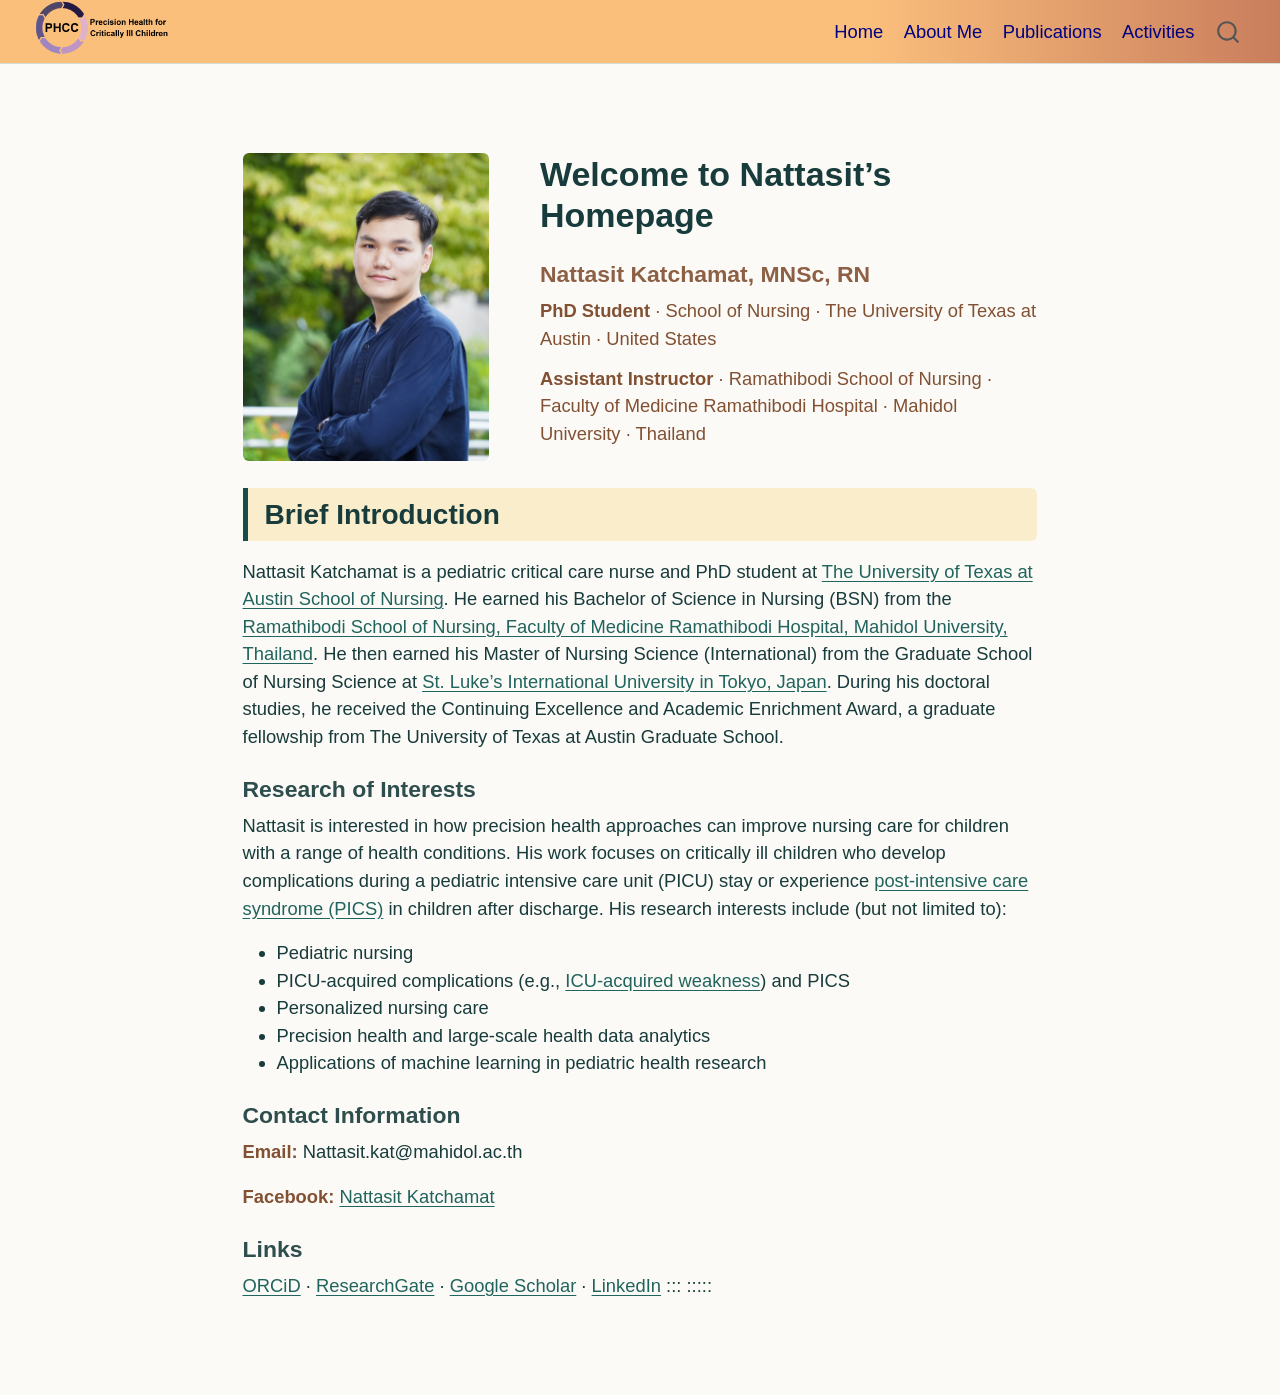
<file: index.html>
<!DOCTYPE html>
<html xmlns="http://www.w3.org/1999/xhtml" lang="en" xml:lang="en"><head>

<meta charset="utf-8">
<meta name="generator" content="quarto-1.9.38">

<meta name="viewport" content="width=device-width, initial-scale=1.0, user-scalable=yes">


<title>Nattasit Katchamat</title>
<style>
/* Default styles provided by pandoc.
** See https://pandoc.org/MANUAL.html#variables-for-html for config info.
*/
code{white-space: pre-wrap;}
span.smallcaps{font-variant: small-caps;}
div.columns{display: flex; gap: min(4vw, 1.5em);}
div.column{flex: auto; overflow-x: auto;}
div.hanging-indent{margin-left: 1.5em; text-indent: -1.5em;}
ul.task-list{list-style: none;}
ul.task-list li input[type="checkbox"] {
  width: 0.8em;
  margin: 0 0.8em 0.2em -1em; /* quarto-specific, see https://github.com/quarto-dev/quarto-cli/issues/4556 */ 
  vertical-align: middle;
}
</style>


<script src="site_libs/quarto-nav/quarto-nav.js"></script>
<script src="site_libs/quarto-nav/headroom.min.js"></script>
<script src="site_libs/clipboard/clipboard.min.js"></script>
<script src="site_libs/quarto-search/autocomplete.umd.js"></script>
<script src="site_libs/quarto-search/fuse.min.js"></script>
<script src="site_libs/quarto-search/quarto-search.js"></script>
<meta name="quarto:offset" content="./">
<script src="site_libs/quarto-html/quarto.js" type="module"></script>
<script src="site_libs/quarto-html/tabsets/tabsets.js" type="module"></script>
<script src="site_libs/quarto-html/popper.min.js"></script>
<script src="site_libs/quarto-html/tippy.umd.min.js"></script>
<link href="site_libs/quarto-html/tippy.css" rel="stylesheet">
<link href="site_libs/quarto-html/quarto-syntax-highlighting-15634bcf2e68342d4ad2dfa704d543f6.css" rel="stylesheet" id="quarto-text-highlighting-styles">
<script src="site_libs/bootstrap/bootstrap.min.js"></script>
<link href="site_libs/bootstrap/bootstrap-icons.css" rel="stylesheet">
<link href="site_libs/bootstrap/bootstrap-158031087360bce0ff56dc785ce39e06.min.css" rel="stylesheet" append-hash="true" id="quarto-bootstrap" data-mode="light">
<script id="quarto-search-options" type="application/json">{
  "location": "navbar",
  "copy-button": false,
  "collapse-after": 3,
  "panel-placement": "end",
  "type": "overlay",
  "limit": 50,
  "keyboard-shortcut": [
    "f",
    "/",
    "s"
  ],
  "show-item-context": false,
  "language": {
    "search-no-results-text": "No results",
    "search-matching-documents-text": "matching documents",
    "search-copy-link-title": "Copy link to search",
    "search-hide-matches-text": "Hide additional matches",
    "search-more-match-text": "more match in this document",
    "search-more-matches-text": "more matches in this document",
    "search-clear-button-title": "Clear",
    "search-text-placeholder": "",
    "search-detached-cancel-button-title": "Cancel",
    "search-submit-button-title": "Submit",
    "search-label": "Search"
  }
}</script>


<link rel="stylesheet" href="styles.css">
</head>

<body class="nav-fixed fullcontent quarto-light">

<div id="quarto-search-results"></div>
  <header id="quarto-header" class="headroom fixed-top">
    <nav class="navbar navbar-expand-lg " data-bs-theme="dark">
      <div class="navbar-container container-fluid">
            <div id="quarto-search" class="" title="Search"></div>
          <button class="navbar-toggler" type="button" data-bs-toggle="collapse" data-bs-target="#navbarCollapse" aria-controls="navbarCollapse" role="menu" aria-expanded="false" aria-label="Toggle navigation" onclick="if (window.quartoToggleHeadroom) { window.quartoToggleHeadroom(); }">
  <span class="navbar-toggler-icon"></span>
</button>
          <div class="collapse navbar-collapse" id="navbarCollapse">
            <ul class="navbar-nav navbar-nav-scroll ms-auto">
  <li class="nav-item">
    <a class="nav-link active" href="./index.html" aria-current="page"> 
<span class="menu-text">Home</span></a>
  </li>  
  <li class="nav-item">
    <a class="nav-link" href="./about.html"> 
<span class="menu-text">About Me</span></a>
  </li>  
  <li class="nav-item">
    <a class="nav-link" href="./publications.html"> 
<span class="menu-text">Publications</span></a>
  </li>  
  <li class="nav-item">
    <a class="nav-link" href="./activities.html"> 
<span class="menu-text">Activities</span></a>
  </li>  
</ul>
          </div> <!-- /navcollapse -->
            <div class="quarto-navbar-tools">
</div>
      </div> <!-- /container-fluid -->
    </nav>
</header>
<!-- content -->
<div id="quarto-content" class="quarto-container page-columns page-rows-contents page-layout-article page-navbar">
<!-- sidebar -->
<!-- margin-sidebar -->
    
<!-- main -->
<main class="content" id="quarto-document-content"><header id="title-block-header" class="quarto-title-block"></header>




<div class="profile">
<div class="portrait">
<p><img src="images/profile.jpg" class="img-fluid" alt="Portrait of Nattasit Katchamat"></p>
</div>
<section id="welcome-to-nattasits-homepage" class="level1 welcome-title intro">
<h1 class="welcome-title">Welcome to Nattasit’s Homepage</h1>
<section id="nattasit-katchamat-mnsc-rn" class="level3">
<h3 data-anchor-id="nattasit-katchamat-mnsc-rn"><span class="affiliation"><strong>Nattasit Katchamat, MNSc, RN</strong></span></h3>
<p><span class="affiliation"><strong>PhD Student</strong> · School of Nursing · The University of Texas at Austin · United States</span></p>
<p><span class="affiliation"><strong>Assistant Instructor</strong> · Ramathibodi School of Nursing · Faculty of Medicine Ramathibodi Hospital · Mahidol University · Thailand</span></p>
</section>
</section>
</div>
<section id="brief-introduction" class="level2">
<h2 data-anchor-id="brief-introduction">Brief Introduction</h2>
<p>Nattasit Katchamat is a pediatric critical care nurse and PhD student at <a href="https://nursing.utexas.edu">The University of Texas at Austin School of Nursing</a>. He earned his Bachelor of Science in Nursing (BSN) from the <a href="https://www.rama.mahidol.ac.th/nursing/en">Ramathibodi School of Nursing, Faculty of Medicine Ramathibodi Hospital, Mahidol University, Thailand</a>. He then earned his Master of Nursing Science (International) from the Graduate School of Nursing Science at <a href="https://university.luke.ac.jp/english/">St.&nbsp;Luke’s International University in Tokyo, Japan</a>. During his doctoral studies, he received the Continuing Excellence and Academic Enrichment Award, a graduate fellowship from The University of Texas at Austin Graduate School.</p>
<section id="research-of-interests" class="level3">
<h3 data-anchor-id="research-of-interests">Research of Interests</h3>
<p>Nattasit is interested in how precision health approaches can improve nursing care for children with a range of health conditions. His work focuses on critically ill children who develop complications during a pediatric intensive care unit (PICU) stay or experience <a href="https://my.clevelandclinic.org/health/diseases/21161-post-intensive-care-syndrome-pics">post-intensive care syndrome (PICS)</a> in children after discharge. His research interests include (but not limited to):</p>
<ul>
<li>Pediatric nursing</li>
<li>PICU-acquired complications (e.g., <a href="https://www.physio-pedia.com/ICU_Acquired_Weakness">ICU-acquired weakness</a>) and PICS</li>
<li>Personalized nursing care</li>
<li>Precision health and large-scale health data analytics</li>
<li>Applications of machine learning in pediatric health research</li>
</ul>
</section>
<section id="contact-information" class="level3">
<h3 data-anchor-id="contact-information">Contact Information</h3>
<p><span class="contact"><strong>Email:</strong></span> Nattasit.kat@mahidol.ac.th</p>
<p><span class="contact"><strong>Facebook:</strong></span> <a href="https://www.facebook.com/nattasit.katchamat">Nattasit Katchamat</a></p>
</section>
<section id="links" class="level3">
<h3 data-anchor-id="links">Links</h3>
<p><a href="https://orcid.org/0000-0002-8225-1756">ORCiD</a> · <a href="https://www.researchgate.net/profile/Nattasit-Katchamat-2">ResearchGate</a> · <a href="https://scholar.google.com/citations?user=j5wO864AAAAJ&amp;hl=en">Google Scholar</a> · <a href="https://www.linkedin.com/in/nattasit-katchamat-mnsc-rn-105859250">LinkedIn</a> ::: :::::</p>


</section>
</section>

</main> <!-- /main -->
<script id="quarto-html-after-body" type="application/javascript">
  window.document.addEventListener("DOMContentLoaded", function (event) {
    const isCodeAnnotation = (el) => {
      for (const clz of el.classList) {
        if (clz.startsWith('code-annotation-')) {                     
          return true;
        }
      }
      return false;
    }
    const onCopySuccess = function(e) {
      // button target
      const button = e.trigger;
      // don't keep focus
      button.blur();
      // flash "checked"
      button.classList.add('code-copy-button-checked');
      var currentTitle = button.getAttribute("title");
      button.setAttribute("title", "Copied!");
      let tooltip;
      if (window.bootstrap) {
        button.setAttribute("data-bs-toggle", "tooltip");
        button.setAttribute("data-bs-placement", "left");
        button.setAttribute("data-bs-title", "Copied!");
        tooltip = new bootstrap.Tooltip(button, 
          { trigger: "manual", 
            customClass: "code-copy-button-tooltip",
            offset: [0, -8]});
        tooltip.show();    
      }
      setTimeout(function() {
        if (tooltip) {
          tooltip.hide();
          button.removeAttribute("data-bs-title");
          button.removeAttribute("data-bs-toggle");
          button.removeAttribute("data-bs-placement");
        }
        button.setAttribute("title", currentTitle);
        button.classList.remove('code-copy-button-checked');
      }, 1000);
      // clear code selection
      e.clearSelection();
    }
    const getTextToCopy = function(trigger) {
      const outerScaffold = trigger.parentElement.cloneNode(true);
      const codeEl = outerScaffold.querySelector('code');
      for (const childEl of codeEl.children) {
        if (isCodeAnnotation(childEl)) {
          childEl.remove();
        }
      }
      return codeEl.innerText;
    }
    const clipboard = new window.ClipboardJS('.code-copy-button:not([data-in-quarto-modal])', {
      text: getTextToCopy
    });
    clipboard.on('success', onCopySuccess);
    if (window.document.getElementById('quarto-embedded-source-code-modal')) {
      const clipboardModal = new window.ClipboardJS('.code-copy-button[data-in-quarto-modal]', {
        text: getTextToCopy,
        container: window.document.getElementById('quarto-embedded-source-code-modal')
      });
      clipboardModal.on('success', onCopySuccess);
    }
      var localhostRegex = new RegExp(/^(?:http|https):\/\/localhost\:?[0-9]*\//);
      var mailtoRegex = new RegExp(/^mailto:/);
        var filterRegex = new RegExp('/' + window.location.host + '/');
      var isInternal = (href) => {
          return filterRegex.test(href) || localhostRegex.test(href) || mailtoRegex.test(href);
      }
      // Inspect non-navigation links and adorn them if external
     var links = window.document.querySelectorAll('a[href]:not(.nav-link):not(.navbar-brand):not(.toc-action):not(.sidebar-link):not(.sidebar-item-toggle):not(.pagination-link):not(.no-external):not([aria-hidden]):not(.dropdown-item):not(.quarto-navigation-tool):not(.about-link)');
      for (var i=0; i<links.length; i++) {
        const link = links[i];
        if (!isInternal(link.href)) {
          // undo the damage that might have been done by quarto-nav.js in the case of
          // links that we want to consider external
          if (link.dataset.originalHref !== undefined) {
            link.href = link.dataset.originalHref;
          }
        }
      }
    function tippyHover(el, contentFn, onTriggerFn, onUntriggerFn) {
      const config = {
        allowHTML: true,
        maxWidth: 500,
        delay: 100,
        arrow: false,
        appendTo: function(el) {
            return el.parentElement;
        },
        interactive: true,
        interactiveBorder: 10,
        theme: 'quarto',
        placement: 'bottom-start',
      };
      if (contentFn) {
        config.content = contentFn;
      }
      if (onTriggerFn) {
        config.onTrigger = onTriggerFn;
      }
      if (onUntriggerFn) {
        config.onUntrigger = onUntriggerFn;
      }
      window.tippy(el, config); 
    }
    const noterefs = window.document.querySelectorAll('a[role="doc-noteref"]');
    for (var i=0; i<noterefs.length; i++) {
      const ref = noterefs[i];
      tippyHover(ref, function() {
        // use id or data attribute instead here
        let href = ref.getAttribute('data-footnote-href') || ref.getAttribute('href');
        try { href = new URL(href).hash; } catch {}
        const id = href.replace(/^#\/?/, "");
        const note = window.document.getElementById(id);
        if (note) {
          return note.innerHTML;
        } else {
          return "";
        }
      });
    }
    const xrefs = window.document.querySelectorAll('a.quarto-xref');
    const processXRef = (id, note) => {
      // Strip column container classes
      const stripColumnClz = (el) => {
        el.classList.remove("page-full", "page-columns");
        if (el.children) {
          for (const child of el.children) {
            stripColumnClz(child);
          }
        }
      }
      stripColumnClz(note)
      if (id === null || id.startsWith('sec-')) {
        // Special case sections, only their first couple elements
        const container = document.createElement("div");
        if (note.children && note.children.length > 2) {
          container.appendChild(note.children[0].cloneNode(true));
          for (let i = 1; i < note.children.length; i++) {
            const child = note.children[i];
            if (child.tagName === "P" && child.innerText === "") {
              continue;
            } else {
              container.appendChild(child.cloneNode(true));
              break;
            }
          }
          if (window.Quarto?.typesetMath) {
            window.Quarto.typesetMath(container);
          }
          return container.innerHTML
        } else {
          if (window.Quarto?.typesetMath) {
            window.Quarto.typesetMath(note);
          }
          return note.innerHTML;
        }
      } else {
        // Remove any anchor links if they are present
        const anchorLink = note.querySelector('a.anchorjs-link');
        if (anchorLink) {
          anchorLink.remove();
        }
        if (window.Quarto?.typesetMath) {
          window.Quarto.typesetMath(note);
        }
        if (note.classList.contains("callout")) {
          return note.outerHTML;
        } else {
          return note.innerHTML;
        }
      }
    }
    for (var i=0; i<xrefs.length; i++) {
      const xref = xrefs[i];
      tippyHover(xref, undefined, function(instance) {
        instance.disable();
        let url = xref.getAttribute('href');
        let hash = undefined; 
        if (url.startsWith('#')) {
          hash = url;
        } else {
          try { hash = new URL(url).hash; } catch {}
        }
        if (hash) {
          const id = hash.replace(/^#\/?/, "");
          const note = window.document.getElementById(id);
          if (note !== null) {
            try {
              const html = processXRef(id, note.cloneNode(true));
              instance.setContent(html);
            } finally {
              instance.enable();
              instance.show();
            }
          } else {
            // See if we can fetch this
            fetch(url.split('#')[0])
            .then(res => res.text())
            .then(html => {
              const parser = new DOMParser();
              const htmlDoc = parser.parseFromString(html, "text/html");
              const note = htmlDoc.getElementById(id);
              if (note !== null) {
                const html = processXRef(id, note);
                instance.setContent(html);
              } 
            }).finally(() => {
              instance.enable();
              instance.show();
            });
          }
        } else {
          // See if we can fetch a full url (with no hash to target)
          // This is a special case and we should probably do some content thinning / targeting
          fetch(url)
          .then(res => res.text())
          .then(html => {
            const parser = new DOMParser();
            const htmlDoc = parser.parseFromString(html, "text/html");
            const note = htmlDoc.querySelector('main.content');
            if (note !== null) {
              // This should only happen for chapter cross references
              // (since there is no id in the URL)
              // remove the first header
              if (note.children.length > 0 && note.children[0].tagName === "HEADER") {
                note.children[0].remove();
              }
              const html = processXRef(null, note);
              instance.setContent(html);
            } 
          }).finally(() => {
            instance.enable();
            instance.show();
          });
        }
      }, function(instance) {
      });
    }
        let selectedAnnoteEl;
        const selectorForAnnotation = ( cell, annotation) => {
          let cellAttr = 'data-code-cell="' + cell + '"';
          let lineAttr = 'data-code-annotation="' +  annotation + '"';
          const selector = 'span[' + cellAttr + '][' + lineAttr + ']';
          return selector;
        }
        const selectCodeLines = (annoteEl) => {
          const doc = window.document;
          const targetCell = annoteEl.getAttribute("data-target-cell");
          const targetAnnotation = annoteEl.getAttribute("data-target-annotation");
          const annoteSpan = window.document.querySelector(selectorForAnnotation(targetCell, targetAnnotation));
          const lines = annoteSpan.getAttribute("data-code-lines").split(",");
          const lineIds = lines.map((line) => {
            return targetCell + "-" + line;
          })
          let top = null;
          let height = null;
          let parent = null;
          if (lineIds.length > 0) {
              //compute the position of the single el (top and bottom and make a div)
              const el = window.document.getElementById(lineIds[0]);
              top = el.offsetTop;
              height = el.offsetHeight;
              parent = el.parentElement.parentElement;
            if (lineIds.length > 1) {
              const lastEl = window.document.getElementById(lineIds[lineIds.length - 1]);
              const bottom = lastEl.offsetTop + lastEl.offsetHeight;
              height = bottom - top;
            }
            if (top !== null && height !== null && parent !== null) {
              // cook up a div (if necessary) and position it 
              let div = window.document.getElementById("code-annotation-line-highlight");
              if (div === null) {
                div = window.document.createElement("div");
                div.setAttribute("id", "code-annotation-line-highlight");
                div.style.position = 'absolute';
                parent.appendChild(div);
              }
              div.style.top = top - 2 + "px";
              div.style.height = height + 4 + "px";
              div.style.left = 0;
              let gutterDiv = window.document.getElementById("code-annotation-line-highlight-gutter");
              if (gutterDiv === null) {
                gutterDiv = window.document.createElement("div");
                gutterDiv.setAttribute("id", "code-annotation-line-highlight-gutter");
                gutterDiv.style.position = 'absolute';
                const codeCell = window.document.getElementById(targetCell);
                const gutter = codeCell.querySelector('.code-annotation-gutter');
                gutter.appendChild(gutterDiv);
              }
              gutterDiv.style.top = top - 2 + "px";
              gutterDiv.style.height = height + 4 + "px";
            }
            selectedAnnoteEl = annoteEl;
          }
        };
        const unselectCodeLines = () => {
          const elementsIds = ["code-annotation-line-highlight", "code-annotation-line-highlight-gutter"];
          elementsIds.forEach((elId) => {
            const div = window.document.getElementById(elId);
            if (div) {
              div.remove();
            }
          });
          selectedAnnoteEl = undefined;
        };
          // Handle positioning of the toggle
      window.addEventListener(
        "resize",
        throttle(() => {
          elRect = undefined;
          if (selectedAnnoteEl) {
            selectCodeLines(selectedAnnoteEl);
          }
        }, 10)
      );
      function throttle(fn, ms) {
      let throttle = false;
      let timer;
        return (...args) => {
          if(!throttle) { // first call gets through
              fn.apply(this, args);
              throttle = true;
          } else { // all the others get throttled
              if(timer) clearTimeout(timer); // cancel #2
              timer = setTimeout(() => {
                fn.apply(this, args);
                timer = throttle = false;
              }, ms);
          }
        };
      }
        // Attach click handler to the DT
        const annoteDls = window.document.querySelectorAll('dt[data-target-cell]');
        for (const annoteDlNode of annoteDls) {
          annoteDlNode.addEventListener('click', (event) => {
            const clickedEl = event.target;
            if (clickedEl !== selectedAnnoteEl) {
              unselectCodeLines();
              const activeEl = window.document.querySelector('dt[data-target-cell].code-annotation-active');
              if (activeEl) {
                activeEl.classList.remove('code-annotation-active');
              }
              selectCodeLines(clickedEl);
              clickedEl.classList.add('code-annotation-active');
            } else {
              // Unselect the line
              unselectCodeLines();
              clickedEl.classList.remove('code-annotation-active');
            }
          });
        }
    const findCites = (el) => {
      const parentEl = el.parentElement;
      if (parentEl) {
        const cites = parentEl.dataset.cites;
        if (cites) {
          return {
            el,
            cites: cites.split(' ')
          };
        } else {
          return findCites(el.parentElement)
        }
      } else {
        return undefined;
      }
    };
    var bibliorefs = window.document.querySelectorAll('a[role="doc-biblioref"]');
    for (var i=0; i<bibliorefs.length; i++) {
      const ref = bibliorefs[i];
      const citeInfo = findCites(ref);
      if (citeInfo) {
        tippyHover(citeInfo.el, function() {
          var popup = window.document.createElement('div');
          citeInfo.cites.forEach(function(cite) {
            var citeDiv = window.document.createElement('div');
            citeDiv.classList.add('hanging-indent');
            citeDiv.classList.add('csl-entry');
            var biblioDiv = window.document.getElementById('ref-' + cite);
            if (biblioDiv) {
              citeDiv.innerHTML = biblioDiv.innerHTML;
            }
            popup.appendChild(citeDiv);
          });
          return popup.innerHTML;
        });
      }
    }
  });
  </script>
</div> <!-- /content -->




</body></html>
</file>
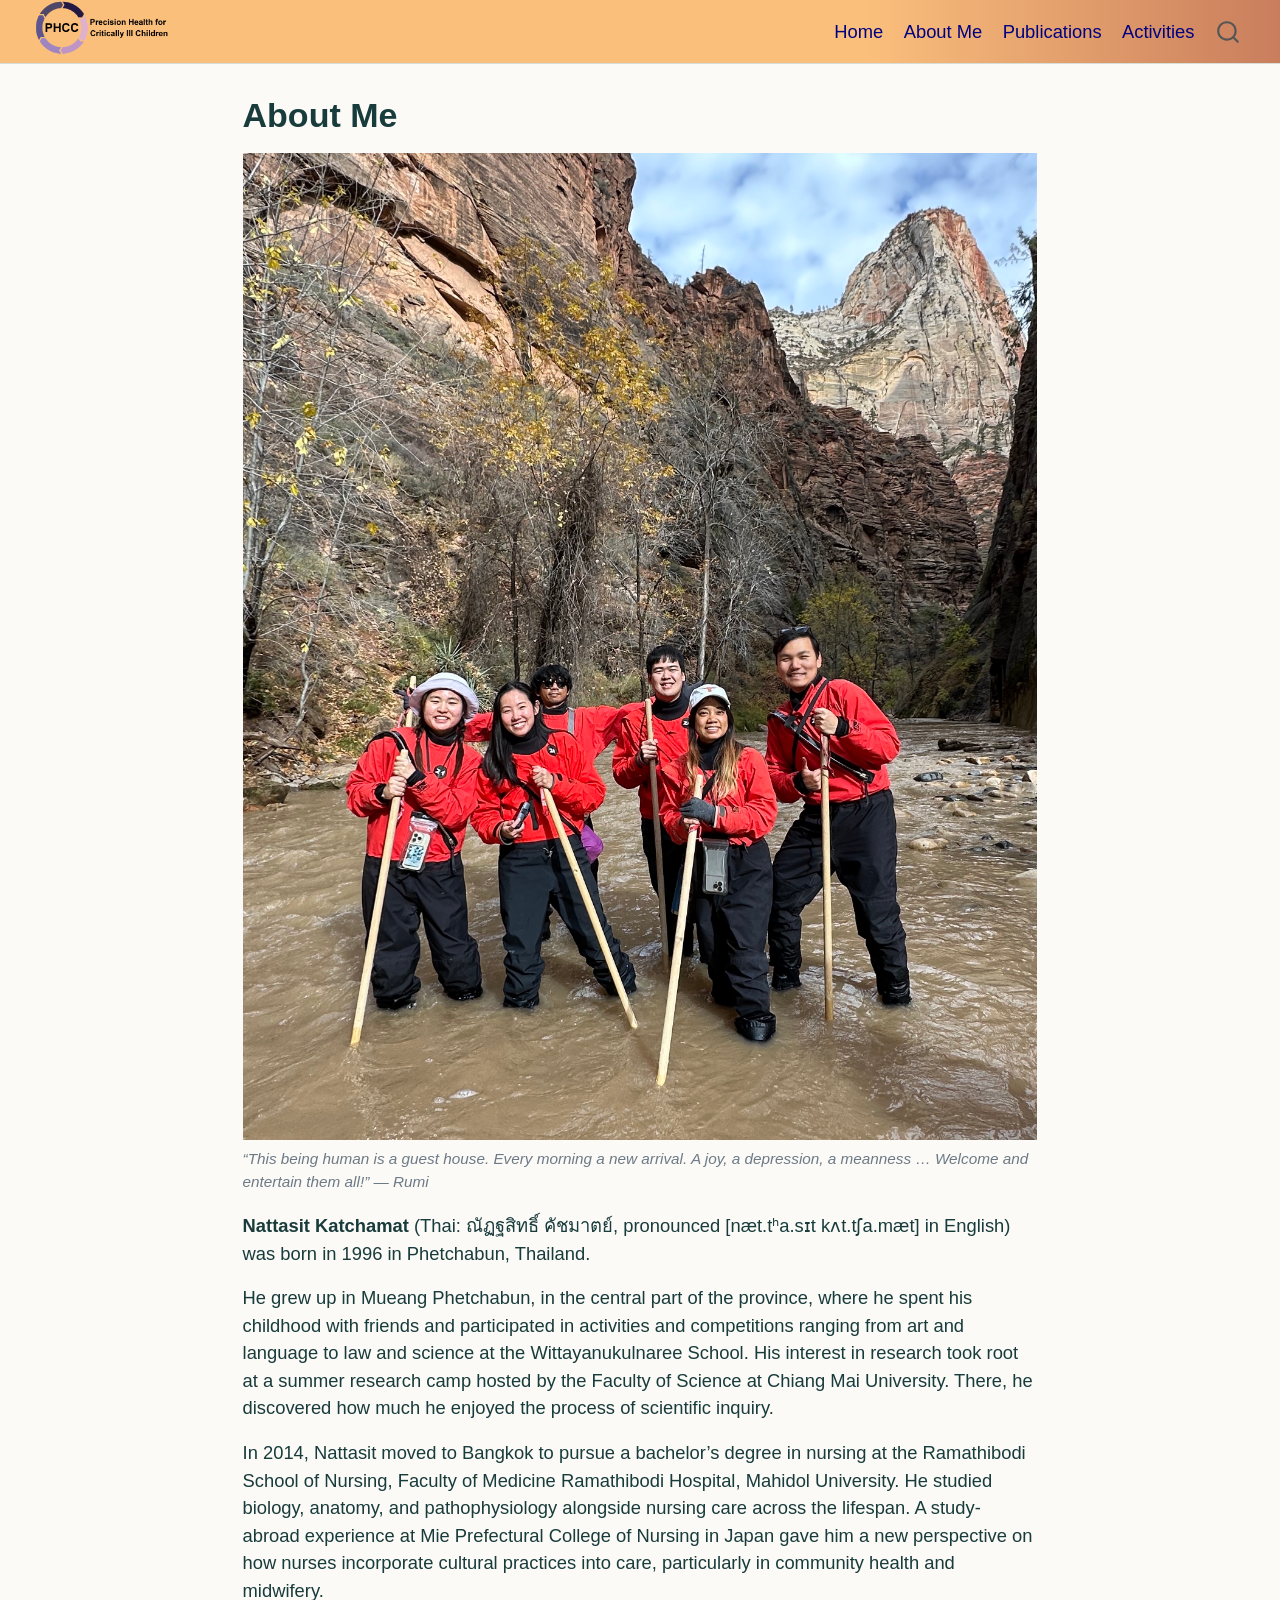
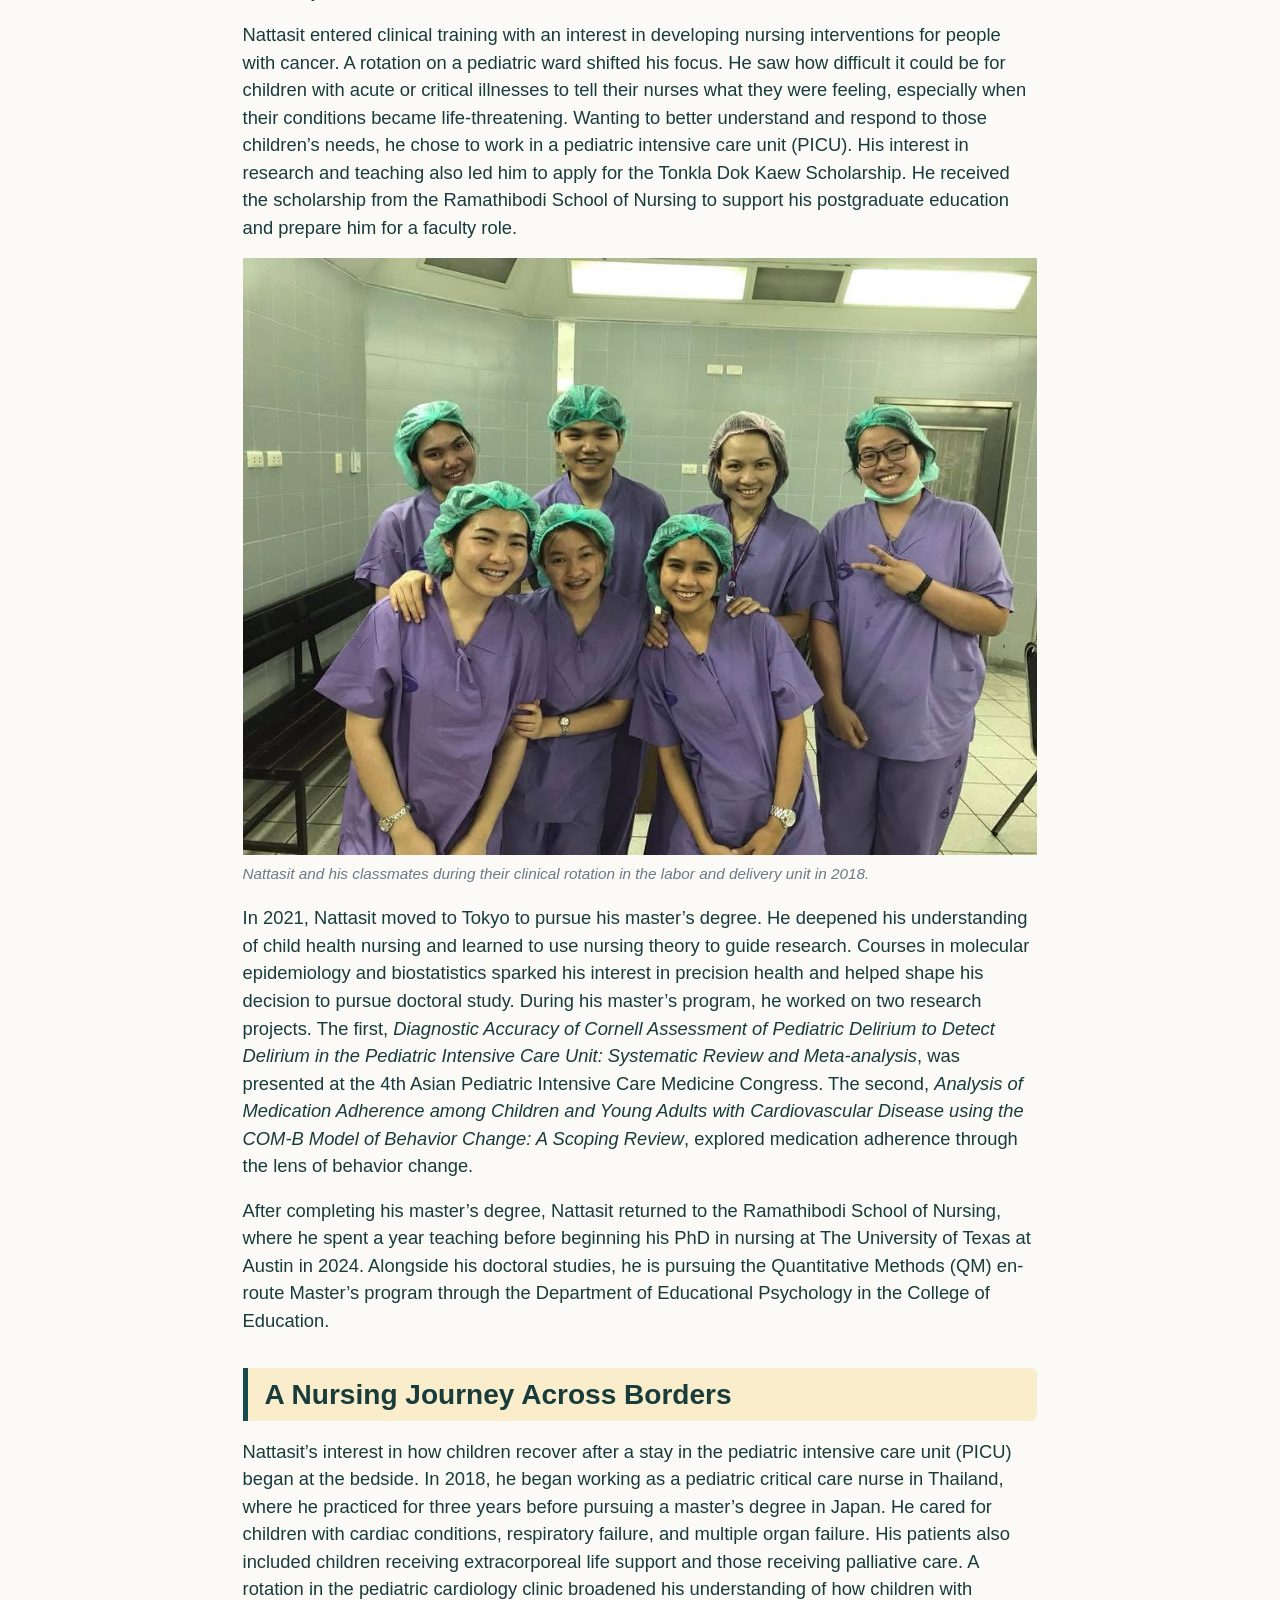
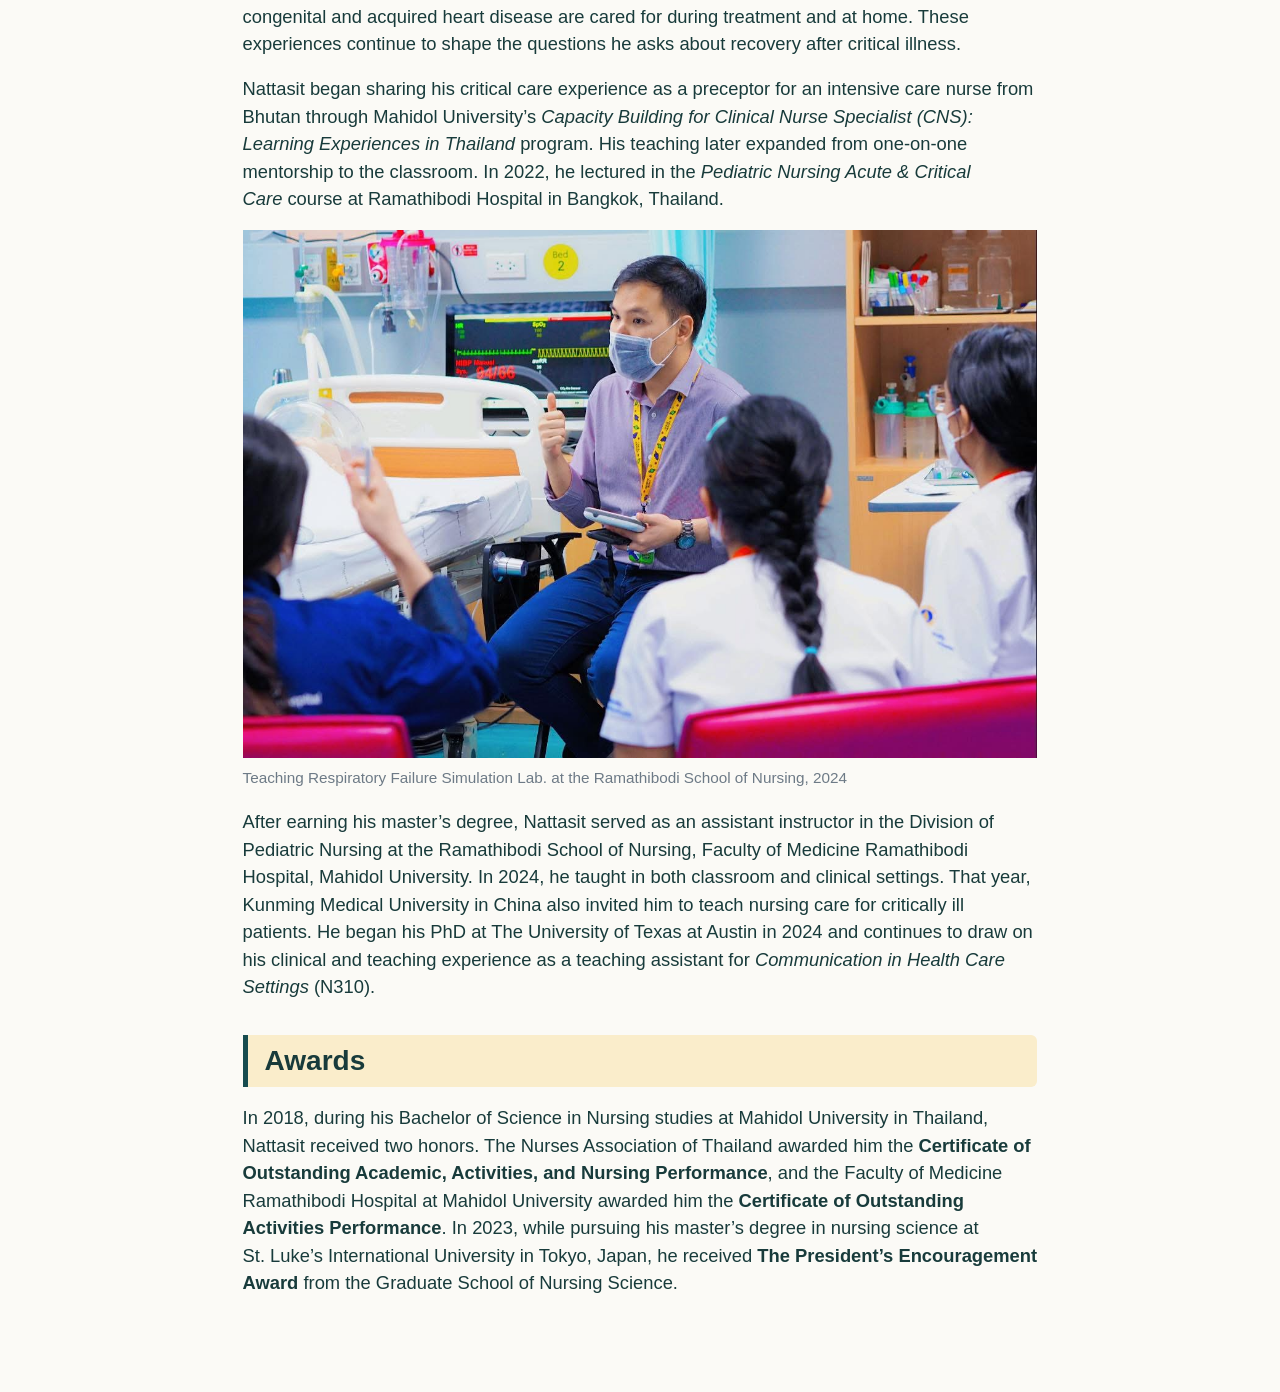
<file: about.html>
<!DOCTYPE html>
<html xmlns="http://www.w3.org/1999/xhtml" lang="en" xml:lang="en"><head>

<meta charset="utf-8">
<meta name="generator" content="quarto-1.9.38">

<meta name="viewport" content="width=device-width, initial-scale=1.0, user-scalable=yes">


<title>About Me – Nattasit Katchamat</title>
<style>
/* Default styles provided by pandoc.
** See https://pandoc.org/MANUAL.html#variables-for-html for config info.
*/
code{white-space: pre-wrap;}
span.smallcaps{font-variant: small-caps;}
div.columns{display: flex; gap: min(4vw, 1.5em);}
div.column{flex: auto; overflow-x: auto;}
div.hanging-indent{margin-left: 1.5em; text-indent: -1.5em;}
ul.task-list{list-style: none;}
ul.task-list li input[type="checkbox"] {
  width: 0.8em;
  margin: 0 0.8em 0.2em -1em; /* quarto-specific, see https://github.com/quarto-dev/quarto-cli/issues/4556 */ 
  vertical-align: middle;
}
</style>


<script src="site_libs/quarto-nav/quarto-nav.js"></script>
<script src="site_libs/quarto-nav/headroom.min.js"></script>
<script src="site_libs/clipboard/clipboard.min.js"></script>
<script src="site_libs/quarto-search/autocomplete.umd.js"></script>
<script src="site_libs/quarto-search/fuse.min.js"></script>
<script src="site_libs/quarto-search/quarto-search.js"></script>
<meta name="quarto:offset" content="./">
<script src="site_libs/quarto-html/quarto.js" type="module"></script>
<script src="site_libs/quarto-html/tabsets/tabsets.js" type="module"></script>
<script src="site_libs/quarto-html/popper.min.js"></script>
<script src="site_libs/quarto-html/tippy.umd.min.js"></script>
<link href="site_libs/quarto-html/tippy.css" rel="stylesheet">
<link href="site_libs/quarto-html/quarto-syntax-highlighting-15634bcf2e68342d4ad2dfa704d543f6.css" rel="stylesheet" id="quarto-text-highlighting-styles">
<script src="site_libs/bootstrap/bootstrap.min.js"></script>
<link href="site_libs/bootstrap/bootstrap-icons.css" rel="stylesheet">
<link href="site_libs/bootstrap/bootstrap-158031087360bce0ff56dc785ce39e06.min.css" rel="stylesheet" append-hash="true" id="quarto-bootstrap" data-mode="light">
<script id="quarto-search-options" type="application/json">{
  "location": "navbar",
  "copy-button": false,
  "collapse-after": 3,
  "panel-placement": "end",
  "type": "overlay",
  "limit": 50,
  "keyboard-shortcut": [
    "f",
    "/",
    "s"
  ],
  "show-item-context": false,
  "language": {
    "search-no-results-text": "No results",
    "search-matching-documents-text": "matching documents",
    "search-copy-link-title": "Copy link to search",
    "search-hide-matches-text": "Hide additional matches",
    "search-more-match-text": "more match in this document",
    "search-more-matches-text": "more matches in this document",
    "search-clear-button-title": "Clear",
    "search-text-placeholder": "",
    "search-detached-cancel-button-title": "Cancel",
    "search-submit-button-title": "Submit",
    "search-label": "Search"
  }
}</script>


<link rel="stylesheet" href="styles.css">
</head>

<body class="nav-fixed fullcontent quarto-light">

<div id="quarto-search-results"></div>
  <header id="quarto-header" class="headroom fixed-top">
    <nav class="navbar navbar-expand-lg " data-bs-theme="dark">
      <div class="navbar-container container-fluid">
            <div id="quarto-search" class="" title="Search"></div>
          <button class="navbar-toggler" type="button" data-bs-toggle="collapse" data-bs-target="#navbarCollapse" aria-controls="navbarCollapse" role="menu" aria-expanded="false" aria-label="Toggle navigation" onclick="if (window.quartoToggleHeadroom) { window.quartoToggleHeadroom(); }">
  <span class="navbar-toggler-icon"></span>
</button>
          <div class="collapse navbar-collapse" id="navbarCollapse">
            <ul class="navbar-nav navbar-nav-scroll ms-auto">
  <li class="nav-item">
    <a class="nav-link" href="./index.html"> 
<span class="menu-text">Home</span></a>
  </li>  
  <li class="nav-item">
    <a class="nav-link active" href="./about.html" aria-current="page"> 
<span class="menu-text">About Me</span></a>
  </li>  
  <li class="nav-item">
    <a class="nav-link" href="./publications.html"> 
<span class="menu-text">Publications</span></a>
  </li>  
  <li class="nav-item">
    <a class="nav-link" href="./activities.html"> 
<span class="menu-text">Activities</span></a>
  </li>  
</ul>
          </div> <!-- /navcollapse -->
            <div class="quarto-navbar-tools">
</div>
      </div> <!-- /container-fluid -->
    </nav>
</header>
<!-- content -->
<div id="quarto-content" class="quarto-container page-columns page-rows-contents page-layout-article page-navbar">
<!-- sidebar -->
<!-- margin-sidebar -->
    
<!-- main -->
<main class="content" id="quarto-document-content">

<header id="title-block-header" class="quarto-title-block default">
<div class="quarto-title">
<h1 class="title">About Me</h1>
</div>



<div class="quarto-title-meta">

    
  
    
  </div>
  


</header>


<div class="quarto-figure quarto-figure-center">
<figure class="figure">
<p><img src="images/pub-2026.jpg" class="img-fluid figure-img"></p>
<figcaption><em>“This being human is a guest house. Every morning a new arrival. A joy, a depression, a meanness … Welcome and entertain them all!” — Rumi</em></figcaption>
</figure>
</div>
<p><strong>Nattasit Katchamat</strong> (Thai: ณัฏฐสิทธิ์ คัชมาตย์, pronounced [næt.tʰa.sɪt kʌt.tʃa.mæt] in English) was born in 1996 in Phetchabun, Thailand.&nbsp;</p>
<p>He grew up in Mueang Phetchabun, in the central part of the province, where he spent his childhood with friends and participated in activities and competitions ranging from art and language to law and science at the Wittayanukulnaree School. His interest in research took root at a summer research camp hosted by the Faculty of Science at Chiang Mai University. There, he discovered how much he enjoyed the process of scientific inquiry.</p>
<p>In 2014, Nattasit moved to Bangkok to pursue a bachelor’s degree in nursing at the Ramathibodi School of Nursing, Faculty of Medicine Ramathibodi Hospital, Mahidol University. He studied biology, anatomy, and pathophysiology alongside nursing care across the lifespan. A study-abroad experience at Mie Prefectural College of Nursing in Japan gave him a new perspective on how nurses incorporate cultural practices into care, particularly in community health and midwifery.</p>
<p>Nattasit entered clinical training with an interest in developing nursing interventions for people with cancer. A rotation on a pediatric ward shifted his focus. He saw how difficult it could be for children with acute or critical illnesses to tell their nurses what they were feeling, especially when their conditions became life-threatening. Wanting to better understand and respond to those children’s needs, he chose to work in a pediatric intensive care unit (PICU). His interest in research and teaching also led him to apply for the Tonkla Dok Kaew Scholarship. He received the scholarship from the Ramathibodi School of Nursing to support his postgraduate education and prepare him for a faculty role.</p>
<div class="quarto-figure quarto-figure-center">
<figure class="figure">
<p><img src="images/prac.JPG" class="img-fluid figure-img"></p>
<figcaption><em>Nattasit and his classmates during their clinical rotation in the labor and delivery unit in 2018.</em></figcaption>
</figure>
</div>
<p>In 2021, Nattasit moved to Tokyo to pursue his master’s degree. He deepened his understanding of child health nursing and learned to use nursing theory to guide research. Courses in molecular epidemiology and biostatistics sparked his interest in precision health and helped shape his decision to pursue doctoral study. During his master’s program, he worked on two research projects. The first,&nbsp;<em>Diagnostic Accuracy of Cornell Assessment of Pediatric Delirium to Detect Delirium in the Pediatric Intensive Care Unit: Systematic Review and Meta-analysis</em>, was presented at the 4th Asian Pediatric Intensive Care Medicine Congress. The second,&nbsp;<em>Analysis of Medication Adherence among Children and Young Adults with Cardiovascular Disease using the COM-B Model of Behavior Change: A Scoping Review</em>, explored medication adherence through the lens of behavior change.</p>
<p>After completing his master’s degree, Nattasit returned to the Ramathibodi School of Nursing, where he spent a year teaching before beginning his PhD in nursing at The University of Texas at Austin in 2024. Alongside his doctoral studies, he is pursuing the Quantitative Methods (QM) en-route Master’s program through the Department of Educational Psychology in the College of Education.</p>
<section id="a-nursing-journey-across-borders" class="level2">
<h2 data-anchor-id="a-nursing-journey-across-borders">A Nursing Journey Across Borders</h2>
<p>Nattasit’s interest in how children recover after a stay in the pediatric intensive care unit (PICU) began at the bedside. In 2018, he began working as a pediatric critical care nurse in Thailand, where he practiced for three years before pursuing a master’s degree in Japan. He cared for children with cardiac conditions, respiratory failure, and multiple organ failure. His patients also included children receiving extracorporeal life support and those receiving palliative care. A rotation in the pediatric cardiology clinic broadened his understanding of how children with congenital and acquired heart disease are cared for during treatment and at home. These experiences continue to shape the questions he asks about recovery after critical illness.</p>
<p>Nattasit began sharing his critical care experience as a preceptor for an intensive care nurse from Bhutan through Mahidol University’s&nbsp;<em>Capacity Building for Clinical Nurse Specialist (CNS): Learning Experiences in Thailand</em>&nbsp;program. His teaching later expanded from one-on-one mentorship to the classroom. In 2022, he lectured in the&nbsp;<em>Pediatric Nursing Acute &amp; Critical Care</em>&nbsp;course at Ramathibodi Hospital in Bangkok, Thailand.</p>
<div class="quarto-figure quarto-figure-center">
<figure class="figure">
<p><img src="images/teach.JPG" class="img-fluid figure-img"></p>
<figcaption>Teaching Respiratory Failure Simulation Lab. at the Ramathibodi School of Nursing, 2024</figcaption>
</figure>
</div>
<p>After earning his master’s degree, Nattasit served as an assistant instructor in the Division of Pediatric Nursing at the Ramathibodi School of Nursing, Faculty of Medicine Ramathibodi Hospital, Mahidol University. In 2024, he taught in both classroom and clinical settings. That year, Kunming Medical University in China also invited him to teach nursing care for critically ill patients. He began his PhD at The University of Texas at Austin in 2024 and continues to draw on his clinical and teaching experience as a teaching assistant for&nbsp;<em>Communication in Health Care Settings</em>&nbsp;(N310).</p>
</section>
<section id="awards" class="level2">
<h2 data-anchor-id="awards">Awards</h2>
<p>In 2018, during his Bachelor of Science in Nursing studies at Mahidol University in Thailand, Nattasit received two honors. The Nurses Association of Thailand awarded him the&nbsp;<strong>Certificate of Outstanding Academic, Activities, and Nursing Performance</strong>, and the Faculty of Medicine Ramathibodi Hospital at Mahidol University awarded him the&nbsp;<strong>Certificate of Outstanding Activities Performance</strong>. In 2023, while pursuing his master’s degree in nursing science at St.&nbsp;Luke’s International University in Tokyo, Japan, he received&nbsp;<strong>The President’s Encouragement Award</strong>&nbsp;from the Graduate School of Nursing Science.</p>
<!-- Add education, prior appointments, or a professional contact link here. -->


</section>

</main> <!-- /main -->
<script id="quarto-html-after-body" type="application/javascript">
  window.document.addEventListener("DOMContentLoaded", function (event) {
    const isCodeAnnotation = (el) => {
      for (const clz of el.classList) {
        if (clz.startsWith('code-annotation-')) {                     
          return true;
        }
      }
      return false;
    }
    const onCopySuccess = function(e) {
      // button target
      const button = e.trigger;
      // don't keep focus
      button.blur();
      // flash "checked"
      button.classList.add('code-copy-button-checked');
      var currentTitle = button.getAttribute("title");
      button.setAttribute("title", "Copied!");
      let tooltip;
      if (window.bootstrap) {
        button.setAttribute("data-bs-toggle", "tooltip");
        button.setAttribute("data-bs-placement", "left");
        button.setAttribute("data-bs-title", "Copied!");
        tooltip = new bootstrap.Tooltip(button, 
          { trigger: "manual", 
            customClass: "code-copy-button-tooltip",
            offset: [0, -8]});
        tooltip.show();    
      }
      setTimeout(function() {
        if (tooltip) {
          tooltip.hide();
          button.removeAttribute("data-bs-title");
          button.removeAttribute("data-bs-toggle");
          button.removeAttribute("data-bs-placement");
        }
        button.setAttribute("title", currentTitle);
        button.classList.remove('code-copy-button-checked');
      }, 1000);
      // clear code selection
      e.clearSelection();
    }
    const getTextToCopy = function(trigger) {
      const outerScaffold = trigger.parentElement.cloneNode(true);
      const codeEl = outerScaffold.querySelector('code');
      for (const childEl of codeEl.children) {
        if (isCodeAnnotation(childEl)) {
          childEl.remove();
        }
      }
      return codeEl.innerText;
    }
    const clipboard = new window.ClipboardJS('.code-copy-button:not([data-in-quarto-modal])', {
      text: getTextToCopy
    });
    clipboard.on('success', onCopySuccess);
    if (window.document.getElementById('quarto-embedded-source-code-modal')) {
      const clipboardModal = new window.ClipboardJS('.code-copy-button[data-in-quarto-modal]', {
        text: getTextToCopy,
        container: window.document.getElementById('quarto-embedded-source-code-modal')
      });
      clipboardModal.on('success', onCopySuccess);
    }
      var localhostRegex = new RegExp(/^(?:http|https):\/\/localhost\:?[0-9]*\//);
      var mailtoRegex = new RegExp(/^mailto:/);
        var filterRegex = new RegExp('/' + window.location.host + '/');
      var isInternal = (href) => {
          return filterRegex.test(href) || localhostRegex.test(href) || mailtoRegex.test(href);
      }
      // Inspect non-navigation links and adorn them if external
     var links = window.document.querySelectorAll('a[href]:not(.nav-link):not(.navbar-brand):not(.toc-action):not(.sidebar-link):not(.sidebar-item-toggle):not(.pagination-link):not(.no-external):not([aria-hidden]):not(.dropdown-item):not(.quarto-navigation-tool):not(.about-link)');
      for (var i=0; i<links.length; i++) {
        const link = links[i];
        if (!isInternal(link.href)) {
          // undo the damage that might have been done by quarto-nav.js in the case of
          // links that we want to consider external
          if (link.dataset.originalHref !== undefined) {
            link.href = link.dataset.originalHref;
          }
        }
      }
    function tippyHover(el, contentFn, onTriggerFn, onUntriggerFn) {
      const config = {
        allowHTML: true,
        maxWidth: 500,
        delay: 100,
        arrow: false,
        appendTo: function(el) {
            return el.parentElement;
        },
        interactive: true,
        interactiveBorder: 10,
        theme: 'quarto',
        placement: 'bottom-start',
      };
      if (contentFn) {
        config.content = contentFn;
      }
      if (onTriggerFn) {
        config.onTrigger = onTriggerFn;
      }
      if (onUntriggerFn) {
        config.onUntrigger = onUntriggerFn;
      }
      window.tippy(el, config); 
    }
    const noterefs = window.document.querySelectorAll('a[role="doc-noteref"]');
    for (var i=0; i<noterefs.length; i++) {
      const ref = noterefs[i];
      tippyHover(ref, function() {
        // use id or data attribute instead here
        let href = ref.getAttribute('data-footnote-href') || ref.getAttribute('href');
        try { href = new URL(href).hash; } catch {}
        const id = href.replace(/^#\/?/, "");
        const note = window.document.getElementById(id);
        if (note) {
          return note.innerHTML;
        } else {
          return "";
        }
      });
    }
    const xrefs = window.document.querySelectorAll('a.quarto-xref');
    const processXRef = (id, note) => {
      // Strip column container classes
      const stripColumnClz = (el) => {
        el.classList.remove("page-full", "page-columns");
        if (el.children) {
          for (const child of el.children) {
            stripColumnClz(child);
          }
        }
      }
      stripColumnClz(note)
      if (id === null || id.startsWith('sec-')) {
        // Special case sections, only their first couple elements
        const container = document.createElement("div");
        if (note.children && note.children.length > 2) {
          container.appendChild(note.children[0].cloneNode(true));
          for (let i = 1; i < note.children.length; i++) {
            const child = note.children[i];
            if (child.tagName === "P" && child.innerText === "") {
              continue;
            } else {
              container.appendChild(child.cloneNode(true));
              break;
            }
          }
          if (window.Quarto?.typesetMath) {
            window.Quarto.typesetMath(container);
          }
          return container.innerHTML
        } else {
          if (window.Quarto?.typesetMath) {
            window.Quarto.typesetMath(note);
          }
          return note.innerHTML;
        }
      } else {
        // Remove any anchor links if they are present
        const anchorLink = note.querySelector('a.anchorjs-link');
        if (anchorLink) {
          anchorLink.remove();
        }
        if (window.Quarto?.typesetMath) {
          window.Quarto.typesetMath(note);
        }
        if (note.classList.contains("callout")) {
          return note.outerHTML;
        } else {
          return note.innerHTML;
        }
      }
    }
    for (var i=0; i<xrefs.length; i++) {
      const xref = xrefs[i];
      tippyHover(xref, undefined, function(instance) {
        instance.disable();
        let url = xref.getAttribute('href');
        let hash = undefined; 
        if (url.startsWith('#')) {
          hash = url;
        } else {
          try { hash = new URL(url).hash; } catch {}
        }
        if (hash) {
          const id = hash.replace(/^#\/?/, "");
          const note = window.document.getElementById(id);
          if (note !== null) {
            try {
              const html = processXRef(id, note.cloneNode(true));
              instance.setContent(html);
            } finally {
              instance.enable();
              instance.show();
            }
          } else {
            // See if we can fetch this
            fetch(url.split('#')[0])
            .then(res => res.text())
            .then(html => {
              const parser = new DOMParser();
              const htmlDoc = parser.parseFromString(html, "text/html");
              const note = htmlDoc.getElementById(id);
              if (note !== null) {
                const html = processXRef(id, note);
                instance.setContent(html);
              } 
            }).finally(() => {
              instance.enable();
              instance.show();
            });
          }
        } else {
          // See if we can fetch a full url (with no hash to target)
          // This is a special case and we should probably do some content thinning / targeting
          fetch(url)
          .then(res => res.text())
          .then(html => {
            const parser = new DOMParser();
            const htmlDoc = parser.parseFromString(html, "text/html");
            const note = htmlDoc.querySelector('main.content');
            if (note !== null) {
              // This should only happen for chapter cross references
              // (since there is no id in the URL)
              // remove the first header
              if (note.children.length > 0 && note.children[0].tagName === "HEADER") {
                note.children[0].remove();
              }
              const html = processXRef(null, note);
              instance.setContent(html);
            } 
          }).finally(() => {
            instance.enable();
            instance.show();
          });
        }
      }, function(instance) {
      });
    }
        let selectedAnnoteEl;
        const selectorForAnnotation = ( cell, annotation) => {
          let cellAttr = 'data-code-cell="' + cell + '"';
          let lineAttr = 'data-code-annotation="' +  annotation + '"';
          const selector = 'span[' + cellAttr + '][' + lineAttr + ']';
          return selector;
        }
        const selectCodeLines = (annoteEl) => {
          const doc = window.document;
          const targetCell = annoteEl.getAttribute("data-target-cell");
          const targetAnnotation = annoteEl.getAttribute("data-target-annotation");
          const annoteSpan = window.document.querySelector(selectorForAnnotation(targetCell, targetAnnotation));
          const lines = annoteSpan.getAttribute("data-code-lines").split(",");
          const lineIds = lines.map((line) => {
            return targetCell + "-" + line;
          })
          let top = null;
          let height = null;
          let parent = null;
          if (lineIds.length > 0) {
              //compute the position of the single el (top and bottom and make a div)
              const el = window.document.getElementById(lineIds[0]);
              top = el.offsetTop;
              height = el.offsetHeight;
              parent = el.parentElement.parentElement;
            if (lineIds.length > 1) {
              const lastEl = window.document.getElementById(lineIds[lineIds.length - 1]);
              const bottom = lastEl.offsetTop + lastEl.offsetHeight;
              height = bottom - top;
            }
            if (top !== null && height !== null && parent !== null) {
              // cook up a div (if necessary) and position it 
              let div = window.document.getElementById("code-annotation-line-highlight");
              if (div === null) {
                div = window.document.createElement("div");
                div.setAttribute("id", "code-annotation-line-highlight");
                div.style.position = 'absolute';
                parent.appendChild(div);
              }
              div.style.top = top - 2 + "px";
              div.style.height = height + 4 + "px";
              div.style.left = 0;
              let gutterDiv = window.document.getElementById("code-annotation-line-highlight-gutter");
              if (gutterDiv === null) {
                gutterDiv = window.document.createElement("div");
                gutterDiv.setAttribute("id", "code-annotation-line-highlight-gutter");
                gutterDiv.style.position = 'absolute';
                const codeCell = window.document.getElementById(targetCell);
                const gutter = codeCell.querySelector('.code-annotation-gutter');
                gutter.appendChild(gutterDiv);
              }
              gutterDiv.style.top = top - 2 + "px";
              gutterDiv.style.height = height + 4 + "px";
            }
            selectedAnnoteEl = annoteEl;
          }
        };
        const unselectCodeLines = () => {
          const elementsIds = ["code-annotation-line-highlight", "code-annotation-line-highlight-gutter"];
          elementsIds.forEach((elId) => {
            const div = window.document.getElementById(elId);
            if (div) {
              div.remove();
            }
          });
          selectedAnnoteEl = undefined;
        };
          // Handle positioning of the toggle
      window.addEventListener(
        "resize",
        throttle(() => {
          elRect = undefined;
          if (selectedAnnoteEl) {
            selectCodeLines(selectedAnnoteEl);
          }
        }, 10)
      );
      function throttle(fn, ms) {
      let throttle = false;
      let timer;
        return (...args) => {
          if(!throttle) { // first call gets through
              fn.apply(this, args);
              throttle = true;
          } else { // all the others get throttled
              if(timer) clearTimeout(timer); // cancel #2
              timer = setTimeout(() => {
                fn.apply(this, args);
                timer = throttle = false;
              }, ms);
          }
        };
      }
        // Attach click handler to the DT
        const annoteDls = window.document.querySelectorAll('dt[data-target-cell]');
        for (const annoteDlNode of annoteDls) {
          annoteDlNode.addEventListener('click', (event) => {
            const clickedEl = event.target;
            if (clickedEl !== selectedAnnoteEl) {
              unselectCodeLines();
              const activeEl = window.document.querySelector('dt[data-target-cell].code-annotation-active');
              if (activeEl) {
                activeEl.classList.remove('code-annotation-active');
              }
              selectCodeLines(clickedEl);
              clickedEl.classList.add('code-annotation-active');
            } else {
              // Unselect the line
              unselectCodeLines();
              clickedEl.classList.remove('code-annotation-active');
            }
          });
        }
    const findCites = (el) => {
      const parentEl = el.parentElement;
      if (parentEl) {
        const cites = parentEl.dataset.cites;
        if (cites) {
          return {
            el,
            cites: cites.split(' ')
          };
        } else {
          return findCites(el.parentElement)
        }
      } else {
        return undefined;
      }
    };
    var bibliorefs = window.document.querySelectorAll('a[role="doc-biblioref"]');
    for (var i=0; i<bibliorefs.length; i++) {
      const ref = bibliorefs[i];
      const citeInfo = findCites(ref);
      if (citeInfo) {
        tippyHover(citeInfo.el, function() {
          var popup = window.document.createElement('div');
          citeInfo.cites.forEach(function(cite) {
            var citeDiv = window.document.createElement('div');
            citeDiv.classList.add('hanging-indent');
            citeDiv.classList.add('csl-entry');
            var biblioDiv = window.document.getElementById('ref-' + cite);
            if (biblioDiv) {
              citeDiv.innerHTML = biblioDiv.innerHTML;
            }
            popup.appendChild(citeDiv);
          });
          return popup.innerHTML;
        });
      }
    }
  });
  </script>
</div> <!-- /content -->




</body></html>
</file>
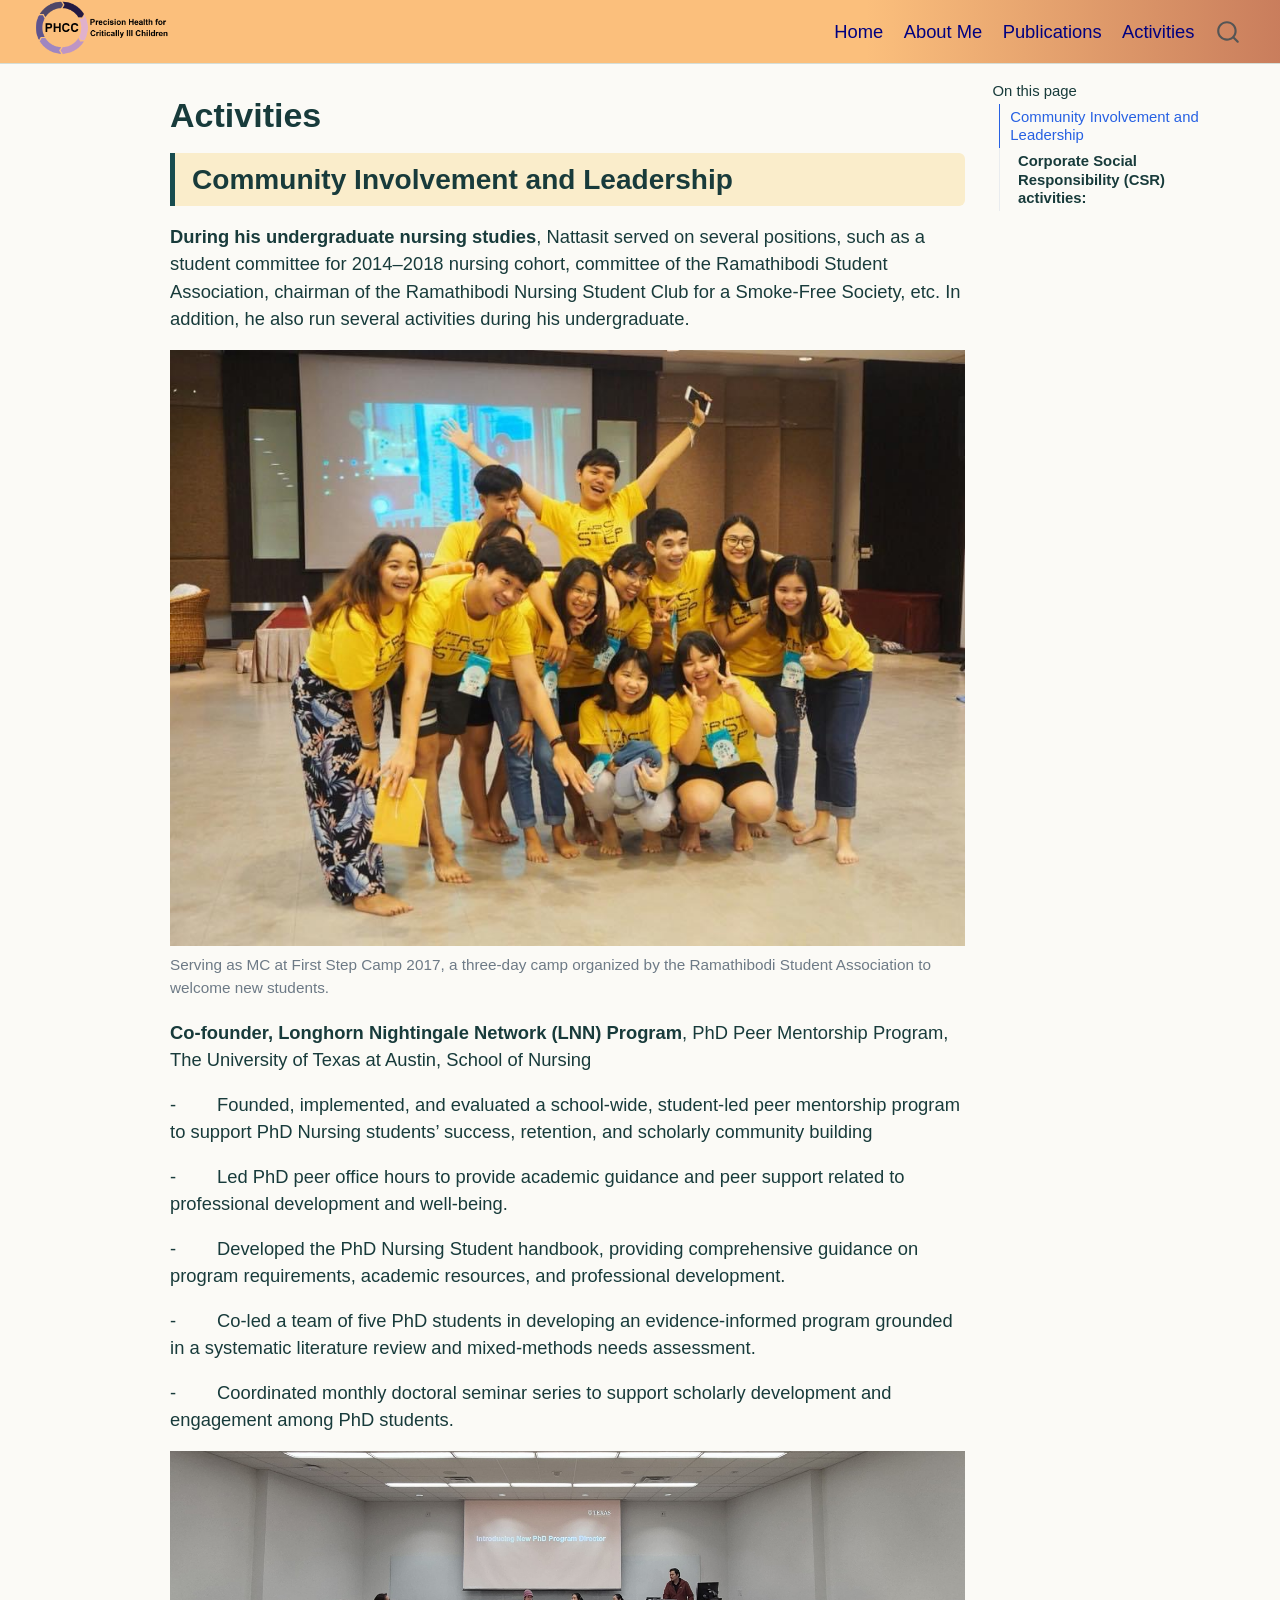
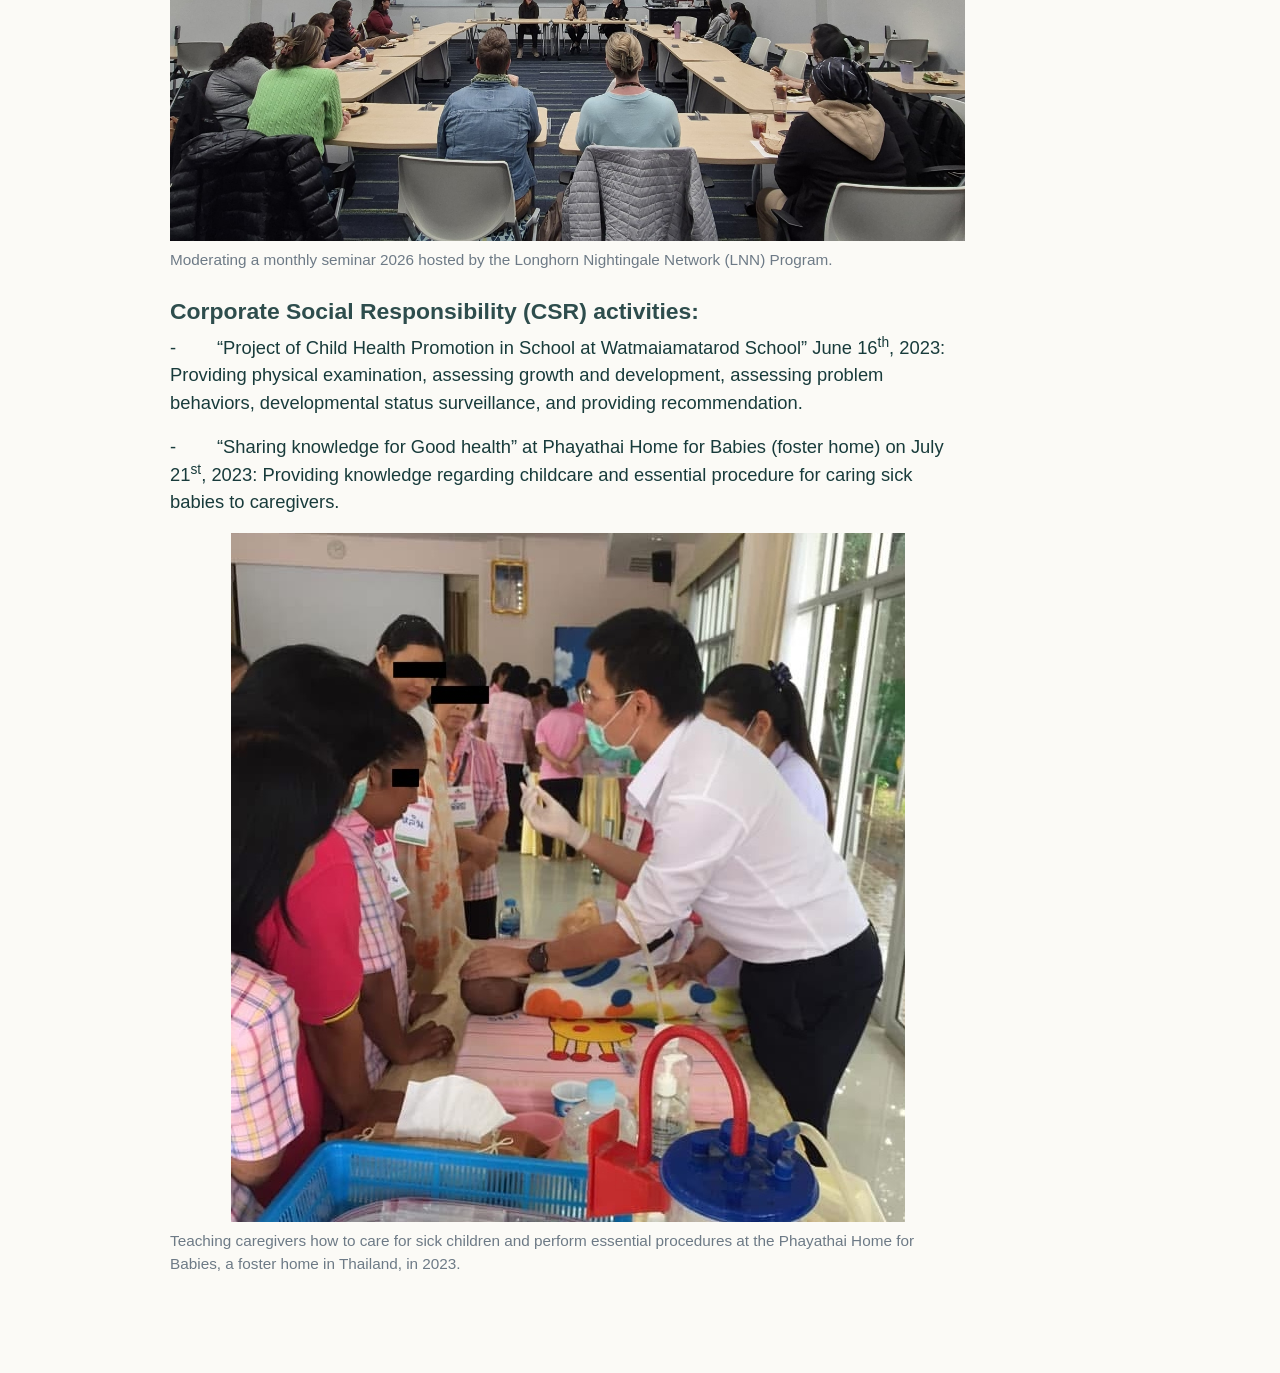
<file: activities.html>
<!DOCTYPE html>
<html xmlns="http://www.w3.org/1999/xhtml" lang="en" xml:lang="en"><head>

<meta charset="utf-8">
<meta name="generator" content="quarto-1.9.38">

<meta name="viewport" content="width=device-width, initial-scale=1.0, user-scalable=yes">


<title>Activities – Nattasit Katchamat</title>
<style>
/* Default styles provided by pandoc.
** See https://pandoc.org/MANUAL.html#variables-for-html for config info.
*/
code{white-space: pre-wrap;}
span.smallcaps{font-variant: small-caps;}
div.columns{display: flex; gap: min(4vw, 1.5em);}
div.column{flex: auto; overflow-x: auto;}
div.hanging-indent{margin-left: 1.5em; text-indent: -1.5em;}
ul.task-list{list-style: none;}
ul.task-list li input[type="checkbox"] {
  width: 0.8em;
  margin: 0 0.8em 0.2em -1em; /* quarto-specific, see https://github.com/quarto-dev/quarto-cli/issues/4556 */ 
  vertical-align: middle;
}
</style>


<script src="site_libs/quarto-nav/quarto-nav.js"></script>
<script src="site_libs/quarto-nav/headroom.min.js"></script>
<script src="site_libs/clipboard/clipboard.min.js"></script>
<script src="site_libs/quarto-search/autocomplete.umd.js"></script>
<script src="site_libs/quarto-search/fuse.min.js"></script>
<script src="site_libs/quarto-search/quarto-search.js"></script>
<meta name="quarto:offset" content="./">
<script src="site_libs/quarto-html/quarto.js" type="module"></script>
<script src="site_libs/quarto-html/tabsets/tabsets.js" type="module"></script>
<script src="site_libs/quarto-html/popper.min.js"></script>
<script src="site_libs/quarto-html/tippy.umd.min.js"></script>
<link href="site_libs/quarto-html/tippy.css" rel="stylesheet">
<link href="site_libs/quarto-html/quarto-syntax-highlighting-15634bcf2e68342d4ad2dfa704d543f6.css" rel="stylesheet" id="quarto-text-highlighting-styles">
<script src="site_libs/bootstrap/bootstrap.min.js"></script>
<link href="site_libs/bootstrap/bootstrap-icons.css" rel="stylesheet">
<link href="site_libs/bootstrap/bootstrap-158031087360bce0ff56dc785ce39e06.min.css" rel="stylesheet" append-hash="true" id="quarto-bootstrap" data-mode="light">
<script id="quarto-search-options" type="application/json">{
  "location": "navbar",
  "copy-button": false,
  "collapse-after": 3,
  "panel-placement": "end",
  "type": "overlay",
  "limit": 50,
  "keyboard-shortcut": [
    "f",
    "/",
    "s"
  ],
  "show-item-context": false,
  "language": {
    "search-no-results-text": "No results",
    "search-matching-documents-text": "matching documents",
    "search-copy-link-title": "Copy link to search",
    "search-hide-matches-text": "Hide additional matches",
    "search-more-match-text": "more match in this document",
    "search-more-matches-text": "more matches in this document",
    "search-clear-button-title": "Clear",
    "search-text-placeholder": "",
    "search-detached-cancel-button-title": "Cancel",
    "search-submit-button-title": "Submit",
    "search-label": "Search"
  }
}</script>


<link rel="stylesheet" href="styles.css">
</head>

<body class="nav-fixed quarto-light">

<div id="quarto-search-results"></div>
  <header id="quarto-header" class="headroom fixed-top">
    <nav class="navbar navbar-expand-lg " data-bs-theme="dark">
      <div class="navbar-container container-fluid">
            <div id="quarto-search" class="" title="Search"></div>
          <button class="navbar-toggler" type="button" data-bs-toggle="collapse" data-bs-target="#navbarCollapse" aria-controls="navbarCollapse" role="menu" aria-expanded="false" aria-label="Toggle navigation" onclick="if (window.quartoToggleHeadroom) { window.quartoToggleHeadroom(); }">
  <span class="navbar-toggler-icon"></span>
</button>
          <div class="collapse navbar-collapse" id="navbarCollapse">
            <ul class="navbar-nav navbar-nav-scroll ms-auto">
  <li class="nav-item">
    <a class="nav-link" href="./index.html"> 
<span class="menu-text">Home</span></a>
  </li>  
  <li class="nav-item">
    <a class="nav-link" href="./about.html"> 
<span class="menu-text">About Me</span></a>
  </li>  
  <li class="nav-item">
    <a class="nav-link" href="./publications.html"> 
<span class="menu-text">Publications</span></a>
  </li>  
  <li class="nav-item">
    <a class="nav-link active" href="./activities.html" aria-current="page"> 
<span class="menu-text">Activities</span></a>
  </li>  
</ul>
          </div> <!-- /navcollapse -->
            <div class="quarto-navbar-tools">
</div>
      </div> <!-- /container-fluid -->
    </nav>
</header>
<!-- content -->
<div id="quarto-content" class="quarto-container page-columns page-rows-contents page-layout-article page-navbar">
<!-- sidebar -->
<!-- margin-sidebar -->
    <div id="quarto-margin-sidebar" class="sidebar margin-sidebar">
        <nav id="TOC" role="doc-toc" class="toc-active">
    <h2 id="toc-title">On this page</h2>
   
  <ul>
  <li><a href="#community-involvement-and-leadership" id="toc-community-involvement-and-leadership" class="nav-link active" data-scroll-target="#community-involvement-and-leadership">Community Involvement and Leadership</a>
  <ul class="collapse">
  <li><a href="#corporate-social-responsibility-csr-activities" id="toc-corporate-social-responsibility-csr-activities" class="nav-link" data-scroll-target="#corporate-social-responsibility-csr-activities"><strong>Corporate Social Responsibility (CSR) activities:</strong></a></li>
  </ul></li>
  </ul>
</nav>
    </div>
<!-- main -->
<main class="content" id="quarto-document-content">

<header id="title-block-header" class="quarto-title-block default">
<div class="quarto-title">
<h1 class="title">Activities</h1>
</div>



<div class="quarto-title-meta">

    
  
    
  </div>
  


</header>


<section id="community-involvement-and-leadership" class="level2">
<h2 data-anchor-id="community-involvement-and-leadership">Community Involvement and Leadership</h2>
<p><strong>During his undergraduate nursing studies</strong>, Nattasit served on several positions, such as a student committee for 2014–2018 nursing cohort, committee of the Ramathibodi Student Association, chairman of the Ramathibodi Nursing Student Club for a Smoke-Free Society, etc. In addition, he also run several activities during his undergraduate.</p>
<div class="quarto-figure quarto-figure-center">
<figure class="figure">
<p><img src="images/MC.JPG" class="img-fluid figure-img"></p>
<figcaption>Serving as MC at First Step Camp 2017, a three-day camp organized by the Ramathibodi Student Association to welcome new students.</figcaption>
</figure>
</div>
<p><strong>Co-founder, Longhorn Nightingale Network (LNN) Program</strong>, PhD Peer Mentorship Program, The University of Texas at Austin, School of Nursing</p>
<p>-&nbsp;&nbsp;&nbsp;&nbsp;&nbsp;&nbsp;&nbsp; Founded, implemented, and evaluated a school-wide, student-led peer mentorship program to support PhD Nursing students’ success, retention, and scholarly community building</p>
<p>-&nbsp;&nbsp;&nbsp;&nbsp;&nbsp;&nbsp;&nbsp; Led PhD peer office hours to provide academic guidance and peer support related to professional development and well-being.</p>
<p>-&nbsp;&nbsp;&nbsp;&nbsp;&nbsp;&nbsp;&nbsp; Developed the PhD Nursing Student handbook, providing comprehensive guidance on program requirements, academic resources, and professional development.</p>
<p>-&nbsp;&nbsp;&nbsp;&nbsp;&nbsp;&nbsp;&nbsp; Co-led a team of five PhD students in developing an evidence-informed program grounded in a systematic literature review and mixed-methods needs assessment.</p>
<p>-&nbsp;&nbsp;&nbsp;&nbsp;&nbsp;&nbsp;&nbsp; Coordinated monthly doctoral seminar series to support scholarly development and engagement among PhD students.&nbsp;</p>
<div class="quarto-figure quarto-figure-center">
<figure class="figure">
<p><img src="images/peer.jpg" class="img-fluid figure-img"></p>
<figcaption>Moderating a monthly seminar 2026 hosted by the Longhorn Nightingale Network (LNN) Program.</figcaption>
</figure>
</div>
<section id="corporate-social-responsibility-csr-activities" class="level3">
<h3 data-anchor-id="corporate-social-responsibility-csr-activities"><strong>Corporate Social Responsibility (CSR) activities:</strong></h3>
<p>-&nbsp;&nbsp;&nbsp;&nbsp;&nbsp;&nbsp;&nbsp; “Project of Child Health Promotion in School at Watmaiamatarod School” June 16<sup>th</sup>, 2023: Providing physical examination, assessing growth and development, assessing problem behaviors, developmental status surveillance, and providing recommendation.&nbsp;</p>
<p>-&nbsp;&nbsp;&nbsp;&nbsp;&nbsp;&nbsp;&nbsp; “Sharing knowledge for Good health” at Phayathai Home for Babies (foster home) on July 21<sup>st</sup>, 2023: Providing knowledge regarding childcare and essential procedure for caring sick babies to caregivers.</p>
<div class="quarto-figure quarto-figure-center">
<figure class="figure">
<p><img src="images/CSR.jpg" class="img-fluid figure-img"></p>
<figcaption>Teaching caregivers how to care for sick children and perform essential procedures at the Phayathai Home for Babies, a foster home in Thailand, in 2023.</figcaption>
</figure>
</div>


</section>
</section>

</main> <!-- /main -->
<script id="quarto-html-after-body" type="application/javascript">
  window.document.addEventListener("DOMContentLoaded", function (event) {
    const isCodeAnnotation = (el) => {
      for (const clz of el.classList) {
        if (clz.startsWith('code-annotation-')) {                     
          return true;
        }
      }
      return false;
    }
    const onCopySuccess = function(e) {
      // button target
      const button = e.trigger;
      // don't keep focus
      button.blur();
      // flash "checked"
      button.classList.add('code-copy-button-checked');
      var currentTitle = button.getAttribute("title");
      button.setAttribute("title", "Copied!");
      let tooltip;
      if (window.bootstrap) {
        button.setAttribute("data-bs-toggle", "tooltip");
        button.setAttribute("data-bs-placement", "left");
        button.setAttribute("data-bs-title", "Copied!");
        tooltip = new bootstrap.Tooltip(button, 
          { trigger: "manual", 
            customClass: "code-copy-button-tooltip",
            offset: [0, -8]});
        tooltip.show();    
      }
      setTimeout(function() {
        if (tooltip) {
          tooltip.hide();
          button.removeAttribute("data-bs-title");
          button.removeAttribute("data-bs-toggle");
          button.removeAttribute("data-bs-placement");
        }
        button.setAttribute("title", currentTitle);
        button.classList.remove('code-copy-button-checked');
      }, 1000);
      // clear code selection
      e.clearSelection();
    }
    const getTextToCopy = function(trigger) {
      const outerScaffold = trigger.parentElement.cloneNode(true);
      const codeEl = outerScaffold.querySelector('code');
      for (const childEl of codeEl.children) {
        if (isCodeAnnotation(childEl)) {
          childEl.remove();
        }
      }
      return codeEl.innerText;
    }
    const clipboard = new window.ClipboardJS('.code-copy-button:not([data-in-quarto-modal])', {
      text: getTextToCopy
    });
    clipboard.on('success', onCopySuccess);
    if (window.document.getElementById('quarto-embedded-source-code-modal')) {
      const clipboardModal = new window.ClipboardJS('.code-copy-button[data-in-quarto-modal]', {
        text: getTextToCopy,
        container: window.document.getElementById('quarto-embedded-source-code-modal')
      });
      clipboardModal.on('success', onCopySuccess);
    }
      var localhostRegex = new RegExp(/^(?:http|https):\/\/localhost\:?[0-9]*\//);
      var mailtoRegex = new RegExp(/^mailto:/);
        var filterRegex = new RegExp('/' + window.location.host + '/');
      var isInternal = (href) => {
          return filterRegex.test(href) || localhostRegex.test(href) || mailtoRegex.test(href);
      }
      // Inspect non-navigation links and adorn them if external
     var links = window.document.querySelectorAll('a[href]:not(.nav-link):not(.navbar-brand):not(.toc-action):not(.sidebar-link):not(.sidebar-item-toggle):not(.pagination-link):not(.no-external):not([aria-hidden]):not(.dropdown-item):not(.quarto-navigation-tool):not(.about-link)');
      for (var i=0; i<links.length; i++) {
        const link = links[i];
        if (!isInternal(link.href)) {
          // undo the damage that might have been done by quarto-nav.js in the case of
          // links that we want to consider external
          if (link.dataset.originalHref !== undefined) {
            link.href = link.dataset.originalHref;
          }
        }
      }
    function tippyHover(el, contentFn, onTriggerFn, onUntriggerFn) {
      const config = {
        allowHTML: true,
        maxWidth: 500,
        delay: 100,
        arrow: false,
        appendTo: function(el) {
            return el.parentElement;
        },
        interactive: true,
        interactiveBorder: 10,
        theme: 'quarto',
        placement: 'bottom-start',
      };
      if (contentFn) {
        config.content = contentFn;
      }
      if (onTriggerFn) {
        config.onTrigger = onTriggerFn;
      }
      if (onUntriggerFn) {
        config.onUntrigger = onUntriggerFn;
      }
      window.tippy(el, config); 
    }
    const noterefs = window.document.querySelectorAll('a[role="doc-noteref"]');
    for (var i=0; i<noterefs.length; i++) {
      const ref = noterefs[i];
      tippyHover(ref, function() {
        // use id or data attribute instead here
        let href = ref.getAttribute('data-footnote-href') || ref.getAttribute('href');
        try { href = new URL(href).hash; } catch {}
        const id = href.replace(/^#\/?/, "");
        const note = window.document.getElementById(id);
        if (note) {
          return note.innerHTML;
        } else {
          return "";
        }
      });
    }
    const xrefs = window.document.querySelectorAll('a.quarto-xref');
    const processXRef = (id, note) => {
      // Strip column container classes
      const stripColumnClz = (el) => {
        el.classList.remove("page-full", "page-columns");
        if (el.children) {
          for (const child of el.children) {
            stripColumnClz(child);
          }
        }
      }
      stripColumnClz(note)
      if (id === null || id.startsWith('sec-')) {
        // Special case sections, only their first couple elements
        const container = document.createElement("div");
        if (note.children && note.children.length > 2) {
          container.appendChild(note.children[0].cloneNode(true));
          for (let i = 1; i < note.children.length; i++) {
            const child = note.children[i];
            if (child.tagName === "P" && child.innerText === "") {
              continue;
            } else {
              container.appendChild(child.cloneNode(true));
              break;
            }
          }
          if (window.Quarto?.typesetMath) {
            window.Quarto.typesetMath(container);
          }
          return container.innerHTML
        } else {
          if (window.Quarto?.typesetMath) {
            window.Quarto.typesetMath(note);
          }
          return note.innerHTML;
        }
      } else {
        // Remove any anchor links if they are present
        const anchorLink = note.querySelector('a.anchorjs-link');
        if (anchorLink) {
          anchorLink.remove();
        }
        if (window.Quarto?.typesetMath) {
          window.Quarto.typesetMath(note);
        }
        if (note.classList.contains("callout")) {
          return note.outerHTML;
        } else {
          return note.innerHTML;
        }
      }
    }
    for (var i=0; i<xrefs.length; i++) {
      const xref = xrefs[i];
      tippyHover(xref, undefined, function(instance) {
        instance.disable();
        let url = xref.getAttribute('href');
        let hash = undefined; 
        if (url.startsWith('#')) {
          hash = url;
        } else {
          try { hash = new URL(url).hash; } catch {}
        }
        if (hash) {
          const id = hash.replace(/^#\/?/, "");
          const note = window.document.getElementById(id);
          if (note !== null) {
            try {
              const html = processXRef(id, note.cloneNode(true));
              instance.setContent(html);
            } finally {
              instance.enable();
              instance.show();
            }
          } else {
            // See if we can fetch this
            fetch(url.split('#')[0])
            .then(res => res.text())
            .then(html => {
              const parser = new DOMParser();
              const htmlDoc = parser.parseFromString(html, "text/html");
              const note = htmlDoc.getElementById(id);
              if (note !== null) {
                const html = processXRef(id, note);
                instance.setContent(html);
              } 
            }).finally(() => {
              instance.enable();
              instance.show();
            });
          }
        } else {
          // See if we can fetch a full url (with no hash to target)
          // This is a special case and we should probably do some content thinning / targeting
          fetch(url)
          .then(res => res.text())
          .then(html => {
            const parser = new DOMParser();
            const htmlDoc = parser.parseFromString(html, "text/html");
            const note = htmlDoc.querySelector('main.content');
            if (note !== null) {
              // This should only happen for chapter cross references
              // (since there is no id in the URL)
              // remove the first header
              if (note.children.length > 0 && note.children[0].tagName === "HEADER") {
                note.children[0].remove();
              }
              const html = processXRef(null, note);
              instance.setContent(html);
            } 
          }).finally(() => {
            instance.enable();
            instance.show();
          });
        }
      }, function(instance) {
      });
    }
        let selectedAnnoteEl;
        const selectorForAnnotation = ( cell, annotation) => {
          let cellAttr = 'data-code-cell="' + cell + '"';
          let lineAttr = 'data-code-annotation="' +  annotation + '"';
          const selector = 'span[' + cellAttr + '][' + lineAttr + ']';
          return selector;
        }
        const selectCodeLines = (annoteEl) => {
          const doc = window.document;
          const targetCell = annoteEl.getAttribute("data-target-cell");
          const targetAnnotation = annoteEl.getAttribute("data-target-annotation");
          const annoteSpan = window.document.querySelector(selectorForAnnotation(targetCell, targetAnnotation));
          const lines = annoteSpan.getAttribute("data-code-lines").split(",");
          const lineIds = lines.map((line) => {
            return targetCell + "-" + line;
          })
          let top = null;
          let height = null;
          let parent = null;
          if (lineIds.length > 0) {
              //compute the position of the single el (top and bottom and make a div)
              const el = window.document.getElementById(lineIds[0]);
              top = el.offsetTop;
              height = el.offsetHeight;
              parent = el.parentElement.parentElement;
            if (lineIds.length > 1) {
              const lastEl = window.document.getElementById(lineIds[lineIds.length - 1]);
              const bottom = lastEl.offsetTop + lastEl.offsetHeight;
              height = bottom - top;
            }
            if (top !== null && height !== null && parent !== null) {
              // cook up a div (if necessary) and position it 
              let div = window.document.getElementById("code-annotation-line-highlight");
              if (div === null) {
                div = window.document.createElement("div");
                div.setAttribute("id", "code-annotation-line-highlight");
                div.style.position = 'absolute';
                parent.appendChild(div);
              }
              div.style.top = top - 2 + "px";
              div.style.height = height + 4 + "px";
              div.style.left = 0;
              let gutterDiv = window.document.getElementById("code-annotation-line-highlight-gutter");
              if (gutterDiv === null) {
                gutterDiv = window.document.createElement("div");
                gutterDiv.setAttribute("id", "code-annotation-line-highlight-gutter");
                gutterDiv.style.position = 'absolute';
                const codeCell = window.document.getElementById(targetCell);
                const gutter = codeCell.querySelector('.code-annotation-gutter');
                gutter.appendChild(gutterDiv);
              }
              gutterDiv.style.top = top - 2 + "px";
              gutterDiv.style.height = height + 4 + "px";
            }
            selectedAnnoteEl = annoteEl;
          }
        };
        const unselectCodeLines = () => {
          const elementsIds = ["code-annotation-line-highlight", "code-annotation-line-highlight-gutter"];
          elementsIds.forEach((elId) => {
            const div = window.document.getElementById(elId);
            if (div) {
              div.remove();
            }
          });
          selectedAnnoteEl = undefined;
        };
          // Handle positioning of the toggle
      window.addEventListener(
        "resize",
        throttle(() => {
          elRect = undefined;
          if (selectedAnnoteEl) {
            selectCodeLines(selectedAnnoteEl);
          }
        }, 10)
      );
      function throttle(fn, ms) {
      let throttle = false;
      let timer;
        return (...args) => {
          if(!throttle) { // first call gets through
              fn.apply(this, args);
              throttle = true;
          } else { // all the others get throttled
              if(timer) clearTimeout(timer); // cancel #2
              timer = setTimeout(() => {
                fn.apply(this, args);
                timer = throttle = false;
              }, ms);
          }
        };
      }
        // Attach click handler to the DT
        const annoteDls = window.document.querySelectorAll('dt[data-target-cell]');
        for (const annoteDlNode of annoteDls) {
          annoteDlNode.addEventListener('click', (event) => {
            const clickedEl = event.target;
            if (clickedEl !== selectedAnnoteEl) {
              unselectCodeLines();
              const activeEl = window.document.querySelector('dt[data-target-cell].code-annotation-active');
              if (activeEl) {
                activeEl.classList.remove('code-annotation-active');
              }
              selectCodeLines(clickedEl);
              clickedEl.classList.add('code-annotation-active');
            } else {
              // Unselect the line
              unselectCodeLines();
              clickedEl.classList.remove('code-annotation-active');
            }
          });
        }
    const findCites = (el) => {
      const parentEl = el.parentElement;
      if (parentEl) {
        const cites = parentEl.dataset.cites;
        if (cites) {
          return {
            el,
            cites: cites.split(' ')
          };
        } else {
          return findCites(el.parentElement)
        }
      } else {
        return undefined;
      }
    };
    var bibliorefs = window.document.querySelectorAll('a[role="doc-biblioref"]');
    for (var i=0; i<bibliorefs.length; i++) {
      const ref = bibliorefs[i];
      const citeInfo = findCites(ref);
      if (citeInfo) {
        tippyHover(citeInfo.el, function() {
          var popup = window.document.createElement('div');
          citeInfo.cites.forEach(function(cite) {
            var citeDiv = window.document.createElement('div');
            citeDiv.classList.add('hanging-indent');
            citeDiv.classList.add('csl-entry');
            var biblioDiv = window.document.getElementById('ref-' + cite);
            if (biblioDiv) {
              citeDiv.innerHTML = biblioDiv.innerHTML;
            }
            popup.appendChild(citeDiv);
          });
          return popup.innerHTML;
        });
      }
    }
  });
  </script>
</div> <!-- /content -->




</body></html>
</file>
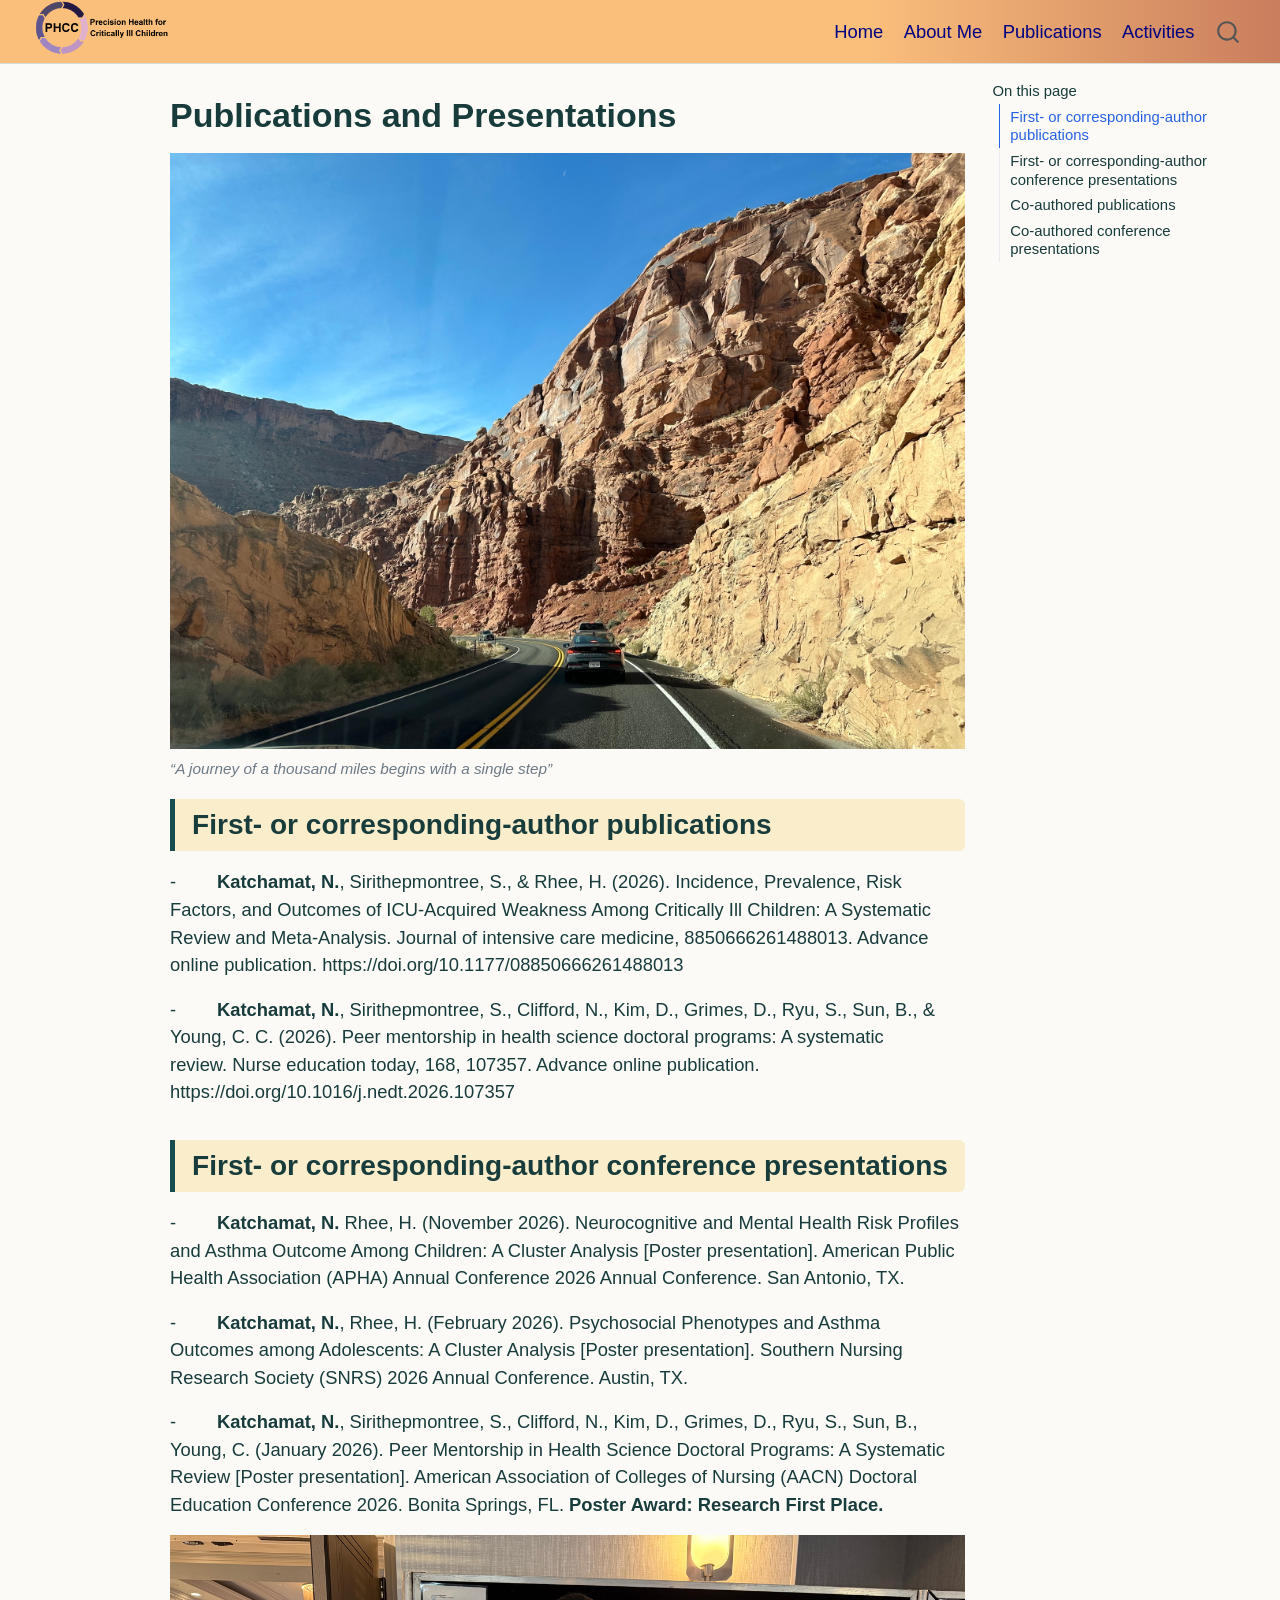
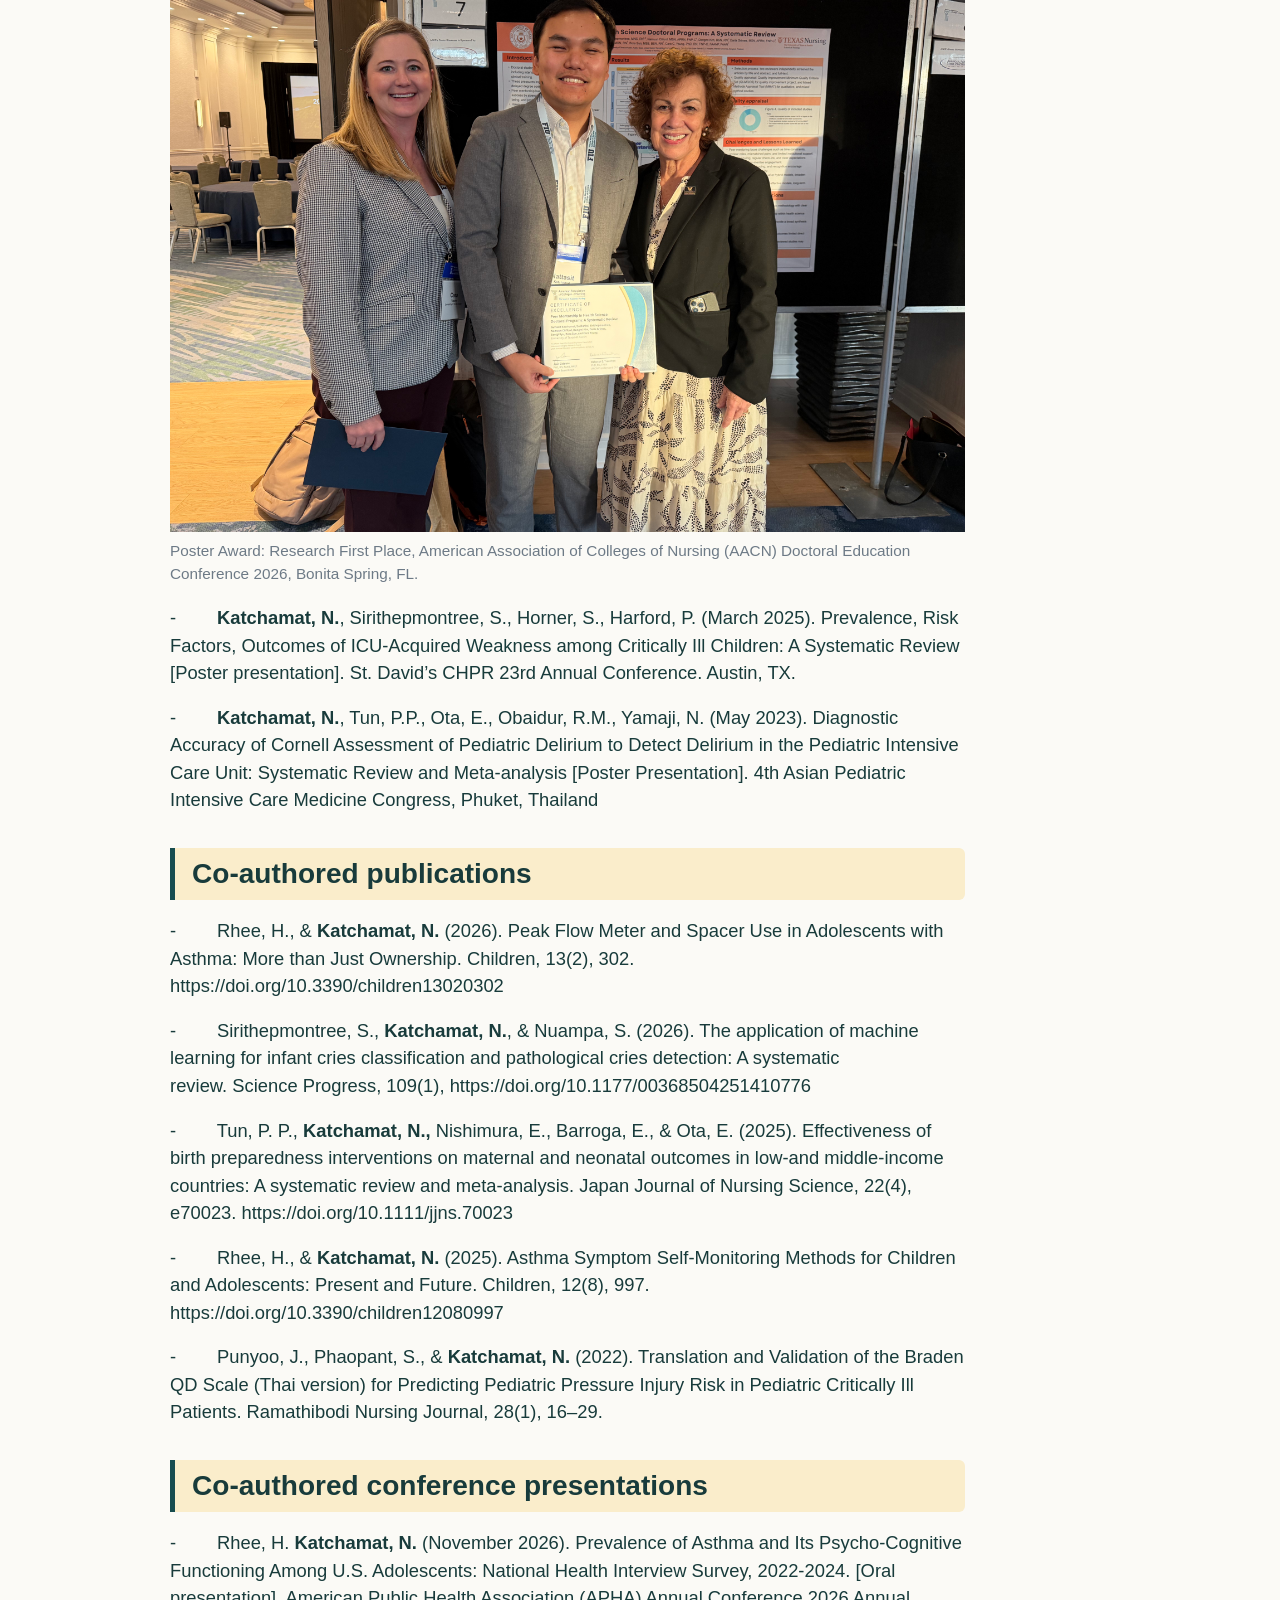
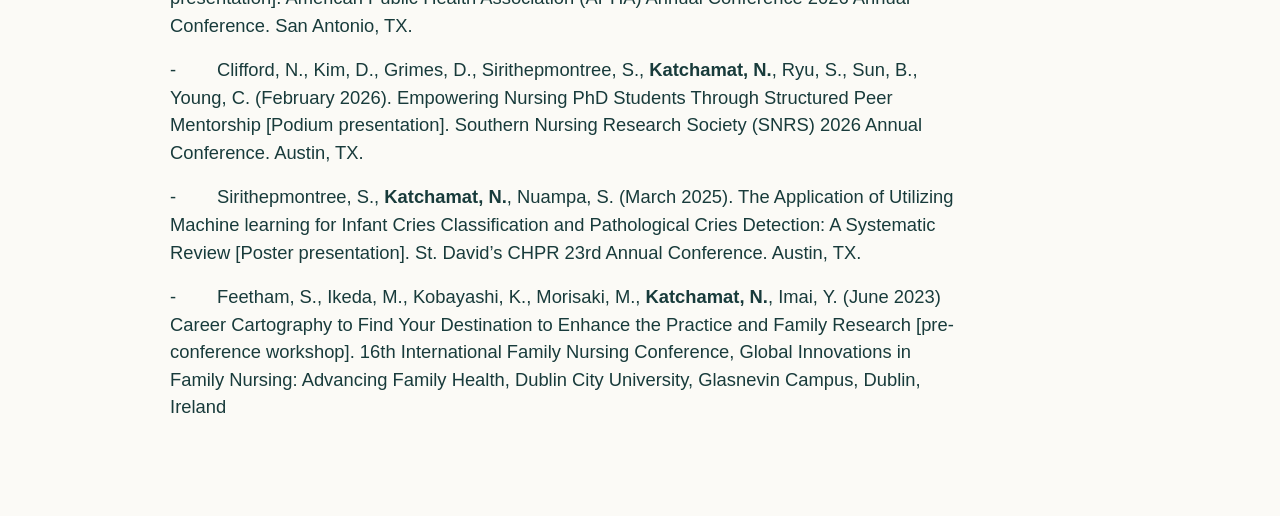
<file: publications.html>
<!DOCTYPE html>
<html xmlns="http://www.w3.org/1999/xhtml" lang="en" xml:lang="en"><head>

<meta charset="utf-8">
<meta name="generator" content="quarto-1.9.38">

<meta name="viewport" content="width=device-width, initial-scale=1.0, user-scalable=yes">


<title>Publications and Presentations – Nattasit Katchamat</title>
<style>
/* Default styles provided by pandoc.
** See https://pandoc.org/MANUAL.html#variables-for-html for config info.
*/
code{white-space: pre-wrap;}
span.smallcaps{font-variant: small-caps;}
div.columns{display: flex; gap: min(4vw, 1.5em);}
div.column{flex: auto; overflow-x: auto;}
div.hanging-indent{margin-left: 1.5em; text-indent: -1.5em;}
ul.task-list{list-style: none;}
ul.task-list li input[type="checkbox"] {
  width: 0.8em;
  margin: 0 0.8em 0.2em -1em; /* quarto-specific, see https://github.com/quarto-dev/quarto-cli/issues/4556 */ 
  vertical-align: middle;
}
</style>


<script src="site_libs/quarto-nav/quarto-nav.js"></script>
<script src="site_libs/quarto-nav/headroom.min.js"></script>
<script src="site_libs/clipboard/clipboard.min.js"></script>
<script src="site_libs/quarto-search/autocomplete.umd.js"></script>
<script src="site_libs/quarto-search/fuse.min.js"></script>
<script src="site_libs/quarto-search/quarto-search.js"></script>
<meta name="quarto:offset" content="./">
<script src="site_libs/quarto-html/quarto.js" type="module"></script>
<script src="site_libs/quarto-html/tabsets/tabsets.js" type="module"></script>
<script src="site_libs/quarto-html/popper.min.js"></script>
<script src="site_libs/quarto-html/tippy.umd.min.js"></script>
<link href="site_libs/quarto-html/tippy.css" rel="stylesheet">
<link href="site_libs/quarto-html/quarto-syntax-highlighting-15634bcf2e68342d4ad2dfa704d543f6.css" rel="stylesheet" id="quarto-text-highlighting-styles">
<script src="site_libs/bootstrap/bootstrap.min.js"></script>
<link href="site_libs/bootstrap/bootstrap-icons.css" rel="stylesheet">
<link href="site_libs/bootstrap/bootstrap-158031087360bce0ff56dc785ce39e06.min.css" rel="stylesheet" append-hash="true" id="quarto-bootstrap" data-mode="light">
<script id="quarto-search-options" type="application/json">{
  "location": "navbar",
  "copy-button": false,
  "collapse-after": 3,
  "panel-placement": "end",
  "type": "overlay",
  "limit": 50,
  "keyboard-shortcut": [
    "f",
    "/",
    "s"
  ],
  "show-item-context": false,
  "language": {
    "search-no-results-text": "No results",
    "search-matching-documents-text": "matching documents",
    "search-copy-link-title": "Copy link to search",
    "search-hide-matches-text": "Hide additional matches",
    "search-more-match-text": "more match in this document",
    "search-more-matches-text": "more matches in this document",
    "search-clear-button-title": "Clear",
    "search-text-placeholder": "",
    "search-detached-cancel-button-title": "Cancel",
    "search-submit-button-title": "Submit",
    "search-label": "Search"
  }
}</script>


<link rel="stylesheet" href="styles.css">
</head>

<body class="nav-fixed quarto-light">

<div id="quarto-search-results"></div>
  <header id="quarto-header" class="headroom fixed-top">
    <nav class="navbar navbar-expand-lg " data-bs-theme="dark">
      <div class="navbar-container container-fluid">
            <div id="quarto-search" class="" title="Search"></div>
          <button class="navbar-toggler" type="button" data-bs-toggle="collapse" data-bs-target="#navbarCollapse" aria-controls="navbarCollapse" role="menu" aria-expanded="false" aria-label="Toggle navigation" onclick="if (window.quartoToggleHeadroom) { window.quartoToggleHeadroom(); }">
  <span class="navbar-toggler-icon"></span>
</button>
          <div class="collapse navbar-collapse" id="navbarCollapse">
            <ul class="navbar-nav navbar-nav-scroll ms-auto">
  <li class="nav-item">
    <a class="nav-link" href="./index.html"> 
<span class="menu-text">Home</span></a>
  </li>  
  <li class="nav-item">
    <a class="nav-link" href="./about.html"> 
<span class="menu-text">About Me</span></a>
  </li>  
  <li class="nav-item">
    <a class="nav-link active" href="./publications.html" aria-current="page"> 
<span class="menu-text">Publications</span></a>
  </li>  
  <li class="nav-item">
    <a class="nav-link" href="./activities.html"> 
<span class="menu-text">Activities</span></a>
  </li>  
</ul>
          </div> <!-- /navcollapse -->
            <div class="quarto-navbar-tools">
</div>
      </div> <!-- /container-fluid -->
    </nav>
</header>
<!-- content -->
<div id="quarto-content" class="quarto-container page-columns page-rows-contents page-layout-article page-navbar">
<!-- sidebar -->
<!-- margin-sidebar -->
    <div id="quarto-margin-sidebar" class="sidebar margin-sidebar">
        <nav id="TOC" role="doc-toc" class="toc-active">
    <h2 id="toc-title">On this page</h2>
   
  <ul>
  <li><a href="#first--or-corresponding-author-publications" id="toc-first--or-corresponding-author-publications" class="nav-link active" data-scroll-target="#first--or-corresponding-author-publications">First- or corresponding-author publications</a></li>
  <li><a href="#first--or-corresponding-author-conference-presentations" id="toc-first--or-corresponding-author-conference-presentations" class="nav-link" data-scroll-target="#first--or-corresponding-author-conference-presentations">First- or corresponding-author conference presentations</a></li>
  <li><a href="#co-authored-publications" id="toc-co-authored-publications" class="nav-link" data-scroll-target="#co-authored-publications">Co-authored publications</a></li>
  <li><a href="#co-authored-conference-presentations" id="toc-co-authored-conference-presentations" class="nav-link" data-scroll-target="#co-authored-conference-presentations">Co-authored conference presentations</a></li>
  </ul>
</nav>
    </div>
<!-- main -->
<main class="content" id="quarto-document-content">

<header id="title-block-header" class="quarto-title-block default">
<div class="quarto-title">
<h1 class="title">Publications and Presentations</h1>
</div>



<div class="quarto-title-meta">

    
  
    
  </div>
  


</header>


<div class="quarto-figure quarto-figure-center">
<figure class="figure">
<p><img src="images/begin-pub.jpg" class="img-fluid figure-img"></p>
<figcaption><em>“A journey of a thousand miles begins with a single step”</em></figcaption>
</figure>
</div>
<!-- Replace each italicized example with your entry. Add additional entries as separate paragraphs, newest first. Bold your name in the author list using **double asterisks**. -->
<section id="first--or-corresponding-author-publications" class="level2">
<h2 data-anchor-id="first--or-corresponding-author-publications">First- or corresponding-author publications</h2>
<p>-&nbsp;&nbsp;&nbsp;&nbsp;&nbsp;&nbsp;&nbsp; <strong>Katchamat, N.</strong>, Sirithepmontree, S., &amp; Rhee, H. (2026). Incidence, Prevalence, Risk Factors, and Outcomes of ICU-Acquired Weakness Among Critically Ill Children: A Systematic Review and Meta-Analysis.&nbsp;Journal of intensive care medicine, 8850666261488013. Advance online publication. https://doi.org/10.1177/08850666261488013</p>
<p>-&nbsp;&nbsp;&nbsp;&nbsp;&nbsp;&nbsp;&nbsp; <strong>Katchamat, N.</strong>, Sirithepmontree, S., Clifford, N., Kim, D., Grimes, D., Ryu, S., Sun, B., &amp; Young, C. C. (2026). Peer mentorship in health science doctoral programs: A systematic review.&nbsp;Nurse education today,&nbsp;168, 107357. Advance online publication. https://doi.org/10.1016/j.nedt.2026.107357</p>
</section>
<section id="first--or-corresponding-author-conference-presentations" class="level2">
<h2 data-anchor-id="first--or-corresponding-author-conference-presentations">First- or corresponding-author conference presentations</h2>
<p>-&nbsp;&nbsp;&nbsp;&nbsp;&nbsp;&nbsp;&nbsp; <strong>Katchamat, N.</strong> Rhee, H. (November 2026). Neurocognitive and Mental Health Risk Profiles and Asthma Outcome Among Children: A Cluster Analysis [Poster presentation]. American Public Health Association (APHA) Annual Conference&nbsp;2026 Annual Conference.&nbsp;San Antonio, TX.</p>
<p>-&nbsp;&nbsp;&nbsp;&nbsp;&nbsp;&nbsp;&nbsp; <strong>Katchamat, N.</strong>, Rhee, H. (February 2026). Psychosocial Phenotypes and Asthma Outcomes among Adolescents: A Cluster Analysis [Poster presentation]. Southern Nursing Research Society (SNRS)&nbsp;2026 Annual Conference.&nbsp;Austin, TX.</p>
<p>-&nbsp;&nbsp;&nbsp;&nbsp;&nbsp;&nbsp;&nbsp; <strong>Katchamat, N.</strong>, Sirithepmontree, S., Clifford, N.,&nbsp;Kim, D., Grimes, D., Ryu, S., Sun, B., Young, C. (January 2026). Peer Mentorship in Health Science Doctoral Programs: A Systematic Review [Poster presentation].&nbsp;American Association of Colleges of Nursing (AACN) Doctoral Education Conference 2026.&nbsp;Bonita Springs, FL. <strong>Poster Award: Research First Place.</strong></p>
<div class="quarto-figure quarto-figure-center">
<figure class="figure">
<p><img src="images/AACN-2026.jpg" class="img-fluid figure-img"></p>
<figcaption>Poster Award: Research First Place, American Association of Colleges of Nursing (AACN) Doctoral Education Conference 2026, Bonita Spring, FL.</figcaption>
</figure>
</div>
<p>-&nbsp;&nbsp;&nbsp;&nbsp;&nbsp;&nbsp;&nbsp; <strong>Katchamat, N.</strong>, Sirithepmontree, S., Horner, S., Harford, P. (March 2025). Prevalence, Risk Factors, Outcomes of ICU-Acquired Weakness among Critically Ill Children: A Systematic Review [Poster presentation]. St.&nbsp;David’s CHPR 23rd Annual Conference. Austin, TX.</p>
<p>-&nbsp;&nbsp;&nbsp;&nbsp;&nbsp;&nbsp;&nbsp; <strong>Katchamat, N.</strong>, Tun, P.P., Ota, E., Obaidur, R.M., Yamaji, N. (May 2023). Diagnostic Accuracy of Cornell Assessment of Pediatric Delirium to Detect Delirium in the Pediatric Intensive Care Unit: Systematic Review and Meta-analysis [Poster Presentation]. 4th Asian Pediatric Intensive Care Medicine Congress, Phuket, Thailand</p>
</section>
<section id="co-authored-publications" class="level2">
<h2 data-anchor-id="co-authored-publications">Co-authored publications</h2>
<p>-&nbsp;&nbsp;&nbsp;&nbsp;&nbsp;&nbsp;&nbsp; Rhee, H., &amp; <strong>Katchamat, N.</strong> (2026). Peak Flow Meter and Spacer Use in Adolescents with Asthma: More than Just Ownership.&nbsp;Children,&nbsp;13(2), 302. https://doi.org/10.3390/children13020302</p>
<p>-&nbsp;&nbsp;&nbsp;&nbsp;&nbsp;&nbsp;&nbsp; Sirithepmontree, S., <strong>Katchamat, N.</strong>, &amp; Nuampa, S. (2026). The application of machine learning for infant cries classification and pathological cries detection: A systematic review.&nbsp;Science Progress,&nbsp;109(1), https://doi.org/10.1177/00368504251410776</p>
<p>-&nbsp;&nbsp;&nbsp;&nbsp;&nbsp;&nbsp;&nbsp; Tun, P. P., <strong>Katchamat, N.,</strong> Nishimura, E., Barroga, E., &amp; Ota, E. (2025). Effectiveness of birth preparedness interventions on maternal and neonatal outcomes in low‐and middle‐income countries: A systematic review and meta‐analysis.&nbsp;Japan Journal of Nursing Science,&nbsp;22(4), e70023. https://doi.org/10.1111/jjns.70023</p>
<p>-&nbsp;&nbsp;&nbsp;&nbsp;&nbsp;&nbsp;&nbsp; Rhee, H., &amp; <strong>Katchamat, N.</strong> (2025). Asthma Symptom Self-Monitoring Methods for Children and Adolescents: Present and Future.&nbsp;Children,&nbsp;12(8), 997. https://doi.org/10.3390/children12080997</p>
<p>-&nbsp;&nbsp;&nbsp;&nbsp;&nbsp;&nbsp;&nbsp; Punyoo, J., Phaopant, S., &amp; <strong>Katchamat, N.</strong> (2022). Translation and Validation of the Braden QD Scale (Thai version) for Predicting Pediatric Pressure Injury Risk in Pediatric Critically Ill Patients.&nbsp;Ramathibodi Nursing Journal,&nbsp;28(1), 16–29.</p>
</section>
<section id="co-authored-conference-presentations" class="level2">
<h2 data-anchor-id="co-authored-conference-presentations">Co-authored conference presentations</h2>
<p>-&nbsp;&nbsp;&nbsp;&nbsp;&nbsp;&nbsp;&nbsp; Rhee, H. <strong>Katchamat, N.</strong> (November 2026). Prevalence of Asthma and Its Psycho-Cognitive Functioning Among U.S. Adolescents: National Health Interview Survey, 2022-2024. [Oral presentation]. American Public Health Association (APHA) Annual Conference&nbsp;2026 Annual Conference.&nbsp;San Antonio, TX.</p>
<p>-&nbsp;&nbsp;&nbsp;&nbsp;&nbsp;&nbsp;&nbsp; Clifford, N.,&nbsp;Kim, D., Grimes, D., Sirithepmontree, S., <strong>Katchamat, N.</strong>, Ryu, S., Sun, B., Young, C. (February 2026). Empowering Nursing PhD Students Through Structured Peer Mentorship [Podium presentation].&nbsp;Southern Nursing Research Society (SNRS)&nbsp;2026 Annual Conference.&nbsp;Austin, TX.</p>
<p>-&nbsp;&nbsp;&nbsp;&nbsp;&nbsp;&nbsp;&nbsp; Sirithepmontree, S., <strong>Katchamat, N.</strong>, Nuampa, S. (March 2025). The Application of Utilizing Machine learning for Infant Cries Classification and Pathological Cries Detection: A Systematic Review [Poster presentation]. St.&nbsp;David’s CHPR 23rd Annual Conference. Austin, TX.</p>
<p>-&nbsp;&nbsp;&nbsp;&nbsp;&nbsp;&nbsp;&nbsp; Feetham, S., Ikeda, M., Kobayashi, K., Morisaki, M., <strong>Katchamat, N.</strong>, Imai, Y. (June 2023) Career Cartography to Find Your Destination to Enhance the Practice and Family Research [pre-conference workshop]. 16th International Family Nursing Conference, Global Innovations in Family Nursing: Advancing Family Health, Dublin City University, Glasnevin Campus, Dublin, Ireland</p>
<!-- To add a DOI or conference program link, use [Read the article](https://doi.org/YOUR-DOI) or [Conference program](URL). -->


</section>

</main> <!-- /main -->
<script id="quarto-html-after-body" type="application/javascript">
  window.document.addEventListener("DOMContentLoaded", function (event) {
    const isCodeAnnotation = (el) => {
      for (const clz of el.classList) {
        if (clz.startsWith('code-annotation-')) {                     
          return true;
        }
      }
      return false;
    }
    const onCopySuccess = function(e) {
      // button target
      const button = e.trigger;
      // don't keep focus
      button.blur();
      // flash "checked"
      button.classList.add('code-copy-button-checked');
      var currentTitle = button.getAttribute("title");
      button.setAttribute("title", "Copied!");
      let tooltip;
      if (window.bootstrap) {
        button.setAttribute("data-bs-toggle", "tooltip");
        button.setAttribute("data-bs-placement", "left");
        button.setAttribute("data-bs-title", "Copied!");
        tooltip = new bootstrap.Tooltip(button, 
          { trigger: "manual", 
            customClass: "code-copy-button-tooltip",
            offset: [0, -8]});
        tooltip.show();    
      }
      setTimeout(function() {
        if (tooltip) {
          tooltip.hide();
          button.removeAttribute("data-bs-title");
          button.removeAttribute("data-bs-toggle");
          button.removeAttribute("data-bs-placement");
        }
        button.setAttribute("title", currentTitle);
        button.classList.remove('code-copy-button-checked');
      }, 1000);
      // clear code selection
      e.clearSelection();
    }
    const getTextToCopy = function(trigger) {
      const outerScaffold = trigger.parentElement.cloneNode(true);
      const codeEl = outerScaffold.querySelector('code');
      for (const childEl of codeEl.children) {
        if (isCodeAnnotation(childEl)) {
          childEl.remove();
        }
      }
      return codeEl.innerText;
    }
    const clipboard = new window.ClipboardJS('.code-copy-button:not([data-in-quarto-modal])', {
      text: getTextToCopy
    });
    clipboard.on('success', onCopySuccess);
    if (window.document.getElementById('quarto-embedded-source-code-modal')) {
      const clipboardModal = new window.ClipboardJS('.code-copy-button[data-in-quarto-modal]', {
        text: getTextToCopy,
        container: window.document.getElementById('quarto-embedded-source-code-modal')
      });
      clipboardModal.on('success', onCopySuccess);
    }
      var localhostRegex = new RegExp(/^(?:http|https):\/\/localhost\:?[0-9]*\//);
      var mailtoRegex = new RegExp(/^mailto:/);
        var filterRegex = new RegExp('/' + window.location.host + '/');
      var isInternal = (href) => {
          return filterRegex.test(href) || localhostRegex.test(href) || mailtoRegex.test(href);
      }
      // Inspect non-navigation links and adorn them if external
     var links = window.document.querySelectorAll('a[href]:not(.nav-link):not(.navbar-brand):not(.toc-action):not(.sidebar-link):not(.sidebar-item-toggle):not(.pagination-link):not(.no-external):not([aria-hidden]):not(.dropdown-item):not(.quarto-navigation-tool):not(.about-link)');
      for (var i=0; i<links.length; i++) {
        const link = links[i];
        if (!isInternal(link.href)) {
          // undo the damage that might have been done by quarto-nav.js in the case of
          // links that we want to consider external
          if (link.dataset.originalHref !== undefined) {
            link.href = link.dataset.originalHref;
          }
        }
      }
    function tippyHover(el, contentFn, onTriggerFn, onUntriggerFn) {
      const config = {
        allowHTML: true,
        maxWidth: 500,
        delay: 100,
        arrow: false,
        appendTo: function(el) {
            return el.parentElement;
        },
        interactive: true,
        interactiveBorder: 10,
        theme: 'quarto',
        placement: 'bottom-start',
      };
      if (contentFn) {
        config.content = contentFn;
      }
      if (onTriggerFn) {
        config.onTrigger = onTriggerFn;
      }
      if (onUntriggerFn) {
        config.onUntrigger = onUntriggerFn;
      }
      window.tippy(el, config); 
    }
    const noterefs = window.document.querySelectorAll('a[role="doc-noteref"]');
    for (var i=0; i<noterefs.length; i++) {
      const ref = noterefs[i];
      tippyHover(ref, function() {
        // use id or data attribute instead here
        let href = ref.getAttribute('data-footnote-href') || ref.getAttribute('href');
        try { href = new URL(href).hash; } catch {}
        const id = href.replace(/^#\/?/, "");
        const note = window.document.getElementById(id);
        if (note) {
          return note.innerHTML;
        } else {
          return "";
        }
      });
    }
    const xrefs = window.document.querySelectorAll('a.quarto-xref');
    const processXRef = (id, note) => {
      // Strip column container classes
      const stripColumnClz = (el) => {
        el.classList.remove("page-full", "page-columns");
        if (el.children) {
          for (const child of el.children) {
            stripColumnClz(child);
          }
        }
      }
      stripColumnClz(note)
      if (id === null || id.startsWith('sec-')) {
        // Special case sections, only their first couple elements
        const container = document.createElement("div");
        if (note.children && note.children.length > 2) {
          container.appendChild(note.children[0].cloneNode(true));
          for (let i = 1; i < note.children.length; i++) {
            const child = note.children[i];
            if (child.tagName === "P" && child.innerText === "") {
              continue;
            } else {
              container.appendChild(child.cloneNode(true));
              break;
            }
          }
          if (window.Quarto?.typesetMath) {
            window.Quarto.typesetMath(container);
          }
          return container.innerHTML
        } else {
          if (window.Quarto?.typesetMath) {
            window.Quarto.typesetMath(note);
          }
          return note.innerHTML;
        }
      } else {
        // Remove any anchor links if they are present
        const anchorLink = note.querySelector('a.anchorjs-link');
        if (anchorLink) {
          anchorLink.remove();
        }
        if (window.Quarto?.typesetMath) {
          window.Quarto.typesetMath(note);
        }
        if (note.classList.contains("callout")) {
          return note.outerHTML;
        } else {
          return note.innerHTML;
        }
      }
    }
    for (var i=0; i<xrefs.length; i++) {
      const xref = xrefs[i];
      tippyHover(xref, undefined, function(instance) {
        instance.disable();
        let url = xref.getAttribute('href');
        let hash = undefined; 
        if (url.startsWith('#')) {
          hash = url;
        } else {
          try { hash = new URL(url).hash; } catch {}
        }
        if (hash) {
          const id = hash.replace(/^#\/?/, "");
          const note = window.document.getElementById(id);
          if (note !== null) {
            try {
              const html = processXRef(id, note.cloneNode(true));
              instance.setContent(html);
            } finally {
              instance.enable();
              instance.show();
            }
          } else {
            // See if we can fetch this
            fetch(url.split('#')[0])
            .then(res => res.text())
            .then(html => {
              const parser = new DOMParser();
              const htmlDoc = parser.parseFromString(html, "text/html");
              const note = htmlDoc.getElementById(id);
              if (note !== null) {
                const html = processXRef(id, note);
                instance.setContent(html);
              } 
            }).finally(() => {
              instance.enable();
              instance.show();
            });
          }
        } else {
          // See if we can fetch a full url (with no hash to target)
          // This is a special case and we should probably do some content thinning / targeting
          fetch(url)
          .then(res => res.text())
          .then(html => {
            const parser = new DOMParser();
            const htmlDoc = parser.parseFromString(html, "text/html");
            const note = htmlDoc.querySelector('main.content');
            if (note !== null) {
              // This should only happen for chapter cross references
              // (since there is no id in the URL)
              // remove the first header
              if (note.children.length > 0 && note.children[0].tagName === "HEADER") {
                note.children[0].remove();
              }
              const html = processXRef(null, note);
              instance.setContent(html);
            } 
          }).finally(() => {
            instance.enable();
            instance.show();
          });
        }
      }, function(instance) {
      });
    }
        let selectedAnnoteEl;
        const selectorForAnnotation = ( cell, annotation) => {
          let cellAttr = 'data-code-cell="' + cell + '"';
          let lineAttr = 'data-code-annotation="' +  annotation + '"';
          const selector = 'span[' + cellAttr + '][' + lineAttr + ']';
          return selector;
        }
        const selectCodeLines = (annoteEl) => {
          const doc = window.document;
          const targetCell = annoteEl.getAttribute("data-target-cell");
          const targetAnnotation = annoteEl.getAttribute("data-target-annotation");
          const annoteSpan = window.document.querySelector(selectorForAnnotation(targetCell, targetAnnotation));
          const lines = annoteSpan.getAttribute("data-code-lines").split(",");
          const lineIds = lines.map((line) => {
            return targetCell + "-" + line;
          })
          let top = null;
          let height = null;
          let parent = null;
          if (lineIds.length > 0) {
              //compute the position of the single el (top and bottom and make a div)
              const el = window.document.getElementById(lineIds[0]);
              top = el.offsetTop;
              height = el.offsetHeight;
              parent = el.parentElement.parentElement;
            if (lineIds.length > 1) {
              const lastEl = window.document.getElementById(lineIds[lineIds.length - 1]);
              const bottom = lastEl.offsetTop + lastEl.offsetHeight;
              height = bottom - top;
            }
            if (top !== null && height !== null && parent !== null) {
              // cook up a div (if necessary) and position it 
              let div = window.document.getElementById("code-annotation-line-highlight");
              if (div === null) {
                div = window.document.createElement("div");
                div.setAttribute("id", "code-annotation-line-highlight");
                div.style.position = 'absolute';
                parent.appendChild(div);
              }
              div.style.top = top - 2 + "px";
              div.style.height = height + 4 + "px";
              div.style.left = 0;
              let gutterDiv = window.document.getElementById("code-annotation-line-highlight-gutter");
              if (gutterDiv === null) {
                gutterDiv = window.document.createElement("div");
                gutterDiv.setAttribute("id", "code-annotation-line-highlight-gutter");
                gutterDiv.style.position = 'absolute';
                const codeCell = window.document.getElementById(targetCell);
                const gutter = codeCell.querySelector('.code-annotation-gutter');
                gutter.appendChild(gutterDiv);
              }
              gutterDiv.style.top = top - 2 + "px";
              gutterDiv.style.height = height + 4 + "px";
            }
            selectedAnnoteEl = annoteEl;
          }
        };
        const unselectCodeLines = () => {
          const elementsIds = ["code-annotation-line-highlight", "code-annotation-line-highlight-gutter"];
          elementsIds.forEach((elId) => {
            const div = window.document.getElementById(elId);
            if (div) {
              div.remove();
            }
          });
          selectedAnnoteEl = undefined;
        };
          // Handle positioning of the toggle
      window.addEventListener(
        "resize",
        throttle(() => {
          elRect = undefined;
          if (selectedAnnoteEl) {
            selectCodeLines(selectedAnnoteEl);
          }
        }, 10)
      );
      function throttle(fn, ms) {
      let throttle = false;
      let timer;
        return (...args) => {
          if(!throttle) { // first call gets through
              fn.apply(this, args);
              throttle = true;
          } else { // all the others get throttled
              if(timer) clearTimeout(timer); // cancel #2
              timer = setTimeout(() => {
                fn.apply(this, args);
                timer = throttle = false;
              }, ms);
          }
        };
      }
        // Attach click handler to the DT
        const annoteDls = window.document.querySelectorAll('dt[data-target-cell]');
        for (const annoteDlNode of annoteDls) {
          annoteDlNode.addEventListener('click', (event) => {
            const clickedEl = event.target;
            if (clickedEl !== selectedAnnoteEl) {
              unselectCodeLines();
              const activeEl = window.document.querySelector('dt[data-target-cell].code-annotation-active');
              if (activeEl) {
                activeEl.classList.remove('code-annotation-active');
              }
              selectCodeLines(clickedEl);
              clickedEl.classList.add('code-annotation-active');
            } else {
              // Unselect the line
              unselectCodeLines();
              clickedEl.classList.remove('code-annotation-active');
            }
          });
        }
    const findCites = (el) => {
      const parentEl = el.parentElement;
      if (parentEl) {
        const cites = parentEl.dataset.cites;
        if (cites) {
          return {
            el,
            cites: cites.split(' ')
          };
        } else {
          return findCites(el.parentElement)
        }
      } else {
        return undefined;
      }
    };
    var bibliorefs = window.document.querySelectorAll('a[role="doc-biblioref"]');
    for (var i=0; i<bibliorefs.length; i++) {
      const ref = bibliorefs[i];
      const citeInfo = findCites(ref);
      if (citeInfo) {
        tippyHover(citeInfo.el, function() {
          var popup = window.document.createElement('div');
          citeInfo.cites.forEach(function(cite) {
            var citeDiv = window.document.createElement('div');
            citeDiv.classList.add('hanging-indent');
            citeDiv.classList.add('csl-entry');
            var biblioDiv = window.document.getElementById('ref-' + cite);
            if (biblioDiv) {
              citeDiv.innerHTML = biblioDiv.innerHTML;
            }
            popup.appendChild(citeDiv);
          });
          return popup.innerHTML;
        });
      }
    }
  });
  </script>
</div> <!-- /content -->




</body></html>
</file>
<file: site_libs/quarto-html/tippy.css>
.tippy-box[data-animation=fade][data-state=hidden]{opacity:0}[data-tippy-root]{max-width:calc(100vw - 10px)}.tippy-box{position:relative;background-color:#333;color:#fff;border-radius:4px;font-size:14px;line-height:1.4;white-space:normal;outline:0;transition-property:transform,visibility,opacity}.tippy-box[data-placement^=top]>.tippy-arrow{bottom:0}.tippy-box[data-placement^=top]>.tippy-arrow:before{bottom:-7px;left:0;border-width:8px 8px 0;border-top-color:initial;transform-origin:center top}.tippy-box[data-placement^=bottom]>.tippy-arrow{top:0}.tippy-box[data-placement^=bottom]>.tippy-arrow:before{top:-7px;left:0;border-width:0 8px 8px;border-bottom-color:initial;transform-origin:center bottom}.tippy-box[data-placement^=left]>.tippy-arrow{right:0}.tippy-box[data-placement^=left]>.tippy-arrow:before{border-width:8px 0 8px 8px;border-left-color:initial;right:-7px;transform-origin:center left}.tippy-box[data-placement^=right]>.tippy-arrow{left:0}.tippy-box[data-placement^=right]>.tippy-arrow:before{left:-7px;border-width:8px 8px 8px 0;border-right-color:initial;transform-origin:center right}.tippy-box[data-inertia][data-state=visible]{transition-timing-function:cubic-bezier(.54,1.5,.38,1.11)}.tippy-arrow{width:16px;height:16px;color:#333}.tippy-arrow:before{content:"";position:absolute;border-color:transparent;border-style:solid}.tippy-content{position:relative;padding:5px 9px;z-index:1}
</file>
<file: site_libs/quarto-html/quarto-syntax-highlighting-15634bcf2e68342d4ad2dfa704d543f6.css>
/* quarto syntax highlight colors */
:root {
  --quarto-hl-ot-color: #003B4F;
  --quarto-hl-at-color: #657422;
  --quarto-hl-ss-color: #20794D;
  --quarto-hl-an-color: #5E5E5E;
  --quarto-hl-fu-color: #4758AB;
  --quarto-hl-st-color: #20794D;
  --quarto-hl-cf-color: #003B4F;
  --quarto-hl-op-color: #5E5E5E;
  --quarto-hl-er-color: #AD0000;
  --quarto-hl-bn-color: #AD0000;
  --quarto-hl-al-color: #AD0000;
  --quarto-hl-va-color: #111111;
  --quarto-hl-bu-color: inherit;
  --quarto-hl-ex-color: inherit;
  --quarto-hl-pp-color: #AD0000;
  --quarto-hl-in-color: #5E5E5E;
  --quarto-hl-vs-color: #20794D;
  --quarto-hl-wa-color: #5E5E5E;
  --quarto-hl-do-color: #5E5E5E;
  --quarto-hl-im-color: #00769E;
  --quarto-hl-ch-color: #20794D;
  --quarto-hl-dt-color: #AD0000;
  --quarto-hl-fl-color: #AD0000;
  --quarto-hl-co-color: #5E5E5E;
  --quarto-hl-cv-color: #5E5E5E;
  --quarto-hl-cn-color: #8f5902;
  --quarto-hl-sc-color: #5E5E5E;
  --quarto-hl-dv-color: #AD0000;
  --quarto-hl-kw-color: #003B4F;
}

/* other quarto variables */
:root {
  --quarto-font-monospace: SFMono-Regular, Menlo, Monaco, Consolas, "Liberation Mono", "Courier New", monospace;
}

/* syntax highlight based on Pandoc's rules */
pre > code.sourceCode > span {
  color: #003B4F;
}

code.sourceCode > span {
  color: #003B4F;
}

div.sourceCode,
div.sourceCode pre.sourceCode {
  color: #003B4F;
}

/* Normal */
code span {
  color: #003B4F;
}

/* Alert */
code span.al {
  color: #AD0000;
  font-style: inherit;
}

/* Annotation */
code span.an {
  color: #5E5E5E;
  font-style: inherit;
}

/* Attribute */
code span.at {
  color: #657422;
  font-style: inherit;
}

/* BaseN */
code span.bn {
  color: #AD0000;
  font-style: inherit;
}

/* BuiltIn */
code span.bu {
  font-style: inherit;
}

/* ControlFlow */
code span.cf {
  color: #003B4F;
  font-weight: bold;
  font-style: inherit;
}

/* Char */
code span.ch {
  color: #20794D;
  font-style: inherit;
}

/* Constant */
code span.cn {
  color: #8f5902;
  font-style: inherit;
}

/* Comment */
code span.co {
  color: #5E5E5E;
  font-style: inherit;
}

/* CommentVar */
code span.cv {
  color: #5E5E5E;
  font-style: italic;
}

/* Documentation */
code span.do {
  color: #5E5E5E;
  font-style: italic;
}

/* DataType */
code span.dt {
  color: #AD0000;
  font-style: inherit;
}

/* DecVal */
code span.dv {
  color: #AD0000;
  font-style: inherit;
}

/* Error */
code span.er {
  color: #AD0000;
  font-style: inherit;
}

/* Extension */
code span.ex {
  font-style: inherit;
}

/* Float */
code span.fl {
  color: #AD0000;
  font-style: inherit;
}

/* Function */
code span.fu {
  color: #4758AB;
  font-style: inherit;
}

/* Import */
code span.im {
  color: #00769E;
  font-style: inherit;
}

/* Information */
code span.in {
  color: #5E5E5E;
  font-style: inherit;
}

/* Keyword */
code span.kw {
  color: #003B4F;
  font-weight: bold;
  font-style: inherit;
}

/* Operator */
code span.op {
  color: #5E5E5E;
  font-style: inherit;
}

/* Other */
code span.ot {
  color: #003B4F;
  font-style: inherit;
}

/* Preprocessor */
code span.pp {
  color: #AD0000;
  font-style: inherit;
}

/* SpecialChar */
code span.sc {
  color: #5E5E5E;
  font-style: inherit;
}

/* SpecialString */
code span.ss {
  color: #20794D;
  font-style: inherit;
}

/* String */
code span.st {
  color: #20794D;
  font-style: inherit;
}

/* Variable */
code span.va {
  color: #111111;
  font-style: inherit;
}

/* VerbatimString */
code span.vs {
  color: #20794D;
  font-style: inherit;
}

/* Warning */
code span.wa {
  color: #5E5E5E;
  font-style: italic;
}

.prevent-inlining {
  content: "</";
}

/*# sourceMappingURL=f23921c56f73e400b49028c9186a1aa0.css.map */
</file>
<file: styles.css>
:root { --ink: #183b3b; --accent: #825033; --line: #d6ded7; }
body { background: #fbfaf6; color: var(--ink); font-size: 1.08rem; }


.navbar {
  background-color: #FBBF7C;
  background-image:
    linear-gradient(
      to right,
      transparent 65%,
      #C5785A 100%
    ),
    url("images/banner.png");
  background-position: 2rem center;
  background-size: auto 130%;
  background-repeat: no-repeat;
  border-bottom: 0.5px solid var(--line);
}

.navbar .navbar-nav .nav-link,
.navbar .navbar-nav .nav-link.active {
  color: Navy;
}

.navbar .nav-link:hover,
.navbar .nav-link:focus {
  text-decoration: underline;
}

main.content { max-width: 50rem; width: 100%; margin-inline: auto; }
.profile { display: grid; grid-template-columns: minmax(9rem, 31%) 1fr; gap: clamp(1.5rem, 4vw, 3rem); align-items: center; padding: 2.4rem 0 1.6rem; }
.portrait img { width: 100%; aspect-ratio: 4/5; object-fit: cover; border-radius: .35rem; }
.portrait p, .portrait figure { margin: 0; }
h1, h2, h3 { font-family: Georgia, serif; color: var(--ink); }
.intro h1 { font-size: clamp(2.6rem, 5vw, 4.2rem); line-height: 1.02; margin: 0 0 1rem; }
.role { color: var(--accent); font-weight: 600; }
/* Section banners for headings written with ## */
main.content h2 {
  background-color: #FAEDCB;
  color: #183B3B;
  border-bottom: 0;
  border-left: 5px solid #174C4F;
  border-radius: 0 6px 6px 0;
  padding: 0.55rem 1rem;
  margin: 2rem 0 1rem;
}

h3 { font-size: 1.35rem; }
a { color: #21645d; text-underline-offset: .18em; }
[id] { scroll-margin-top: 5rem; }
@media (max-width: 640px) {
  .profile { grid-template-columns: 1fr; padding-top: 1rem; gap: 1.3rem; }
  .portrait { width: 9rem; }
}



 /* Paragraphs, lists, and navigation links */
body,
.navbar {
  font-family: Arial, Helvetica, sans-serif;
}

/* Your name, page titles, and section headings */
h1, h2, h3, h4, h5, h6 {
  font-family: Arial, Helvetica, sans-serif;
}



.profile .intro h1 {
  font-size: clamp(1.5rem, 2.5vw, 2rem);
  line-height: 1.2;
  margin: 0 0 1rem;
}

.profile .intro p {
  margin: 0 0 0.75rem;
  line-height: 1.5;
}

.affiliation {
  color: #825033;
}

.contact {
  color: #825033;
}



.intro p + p:has(.role) {
  margin-top: 0.5rem;
}

.intro h2 + p + p {
  margin-top: 1.5rem;
}



.intro h1.welcome-title {
  font-size: clamp(1.5rem, 3vw, 2rem);
  line-height: 1.2;
}
</file>
